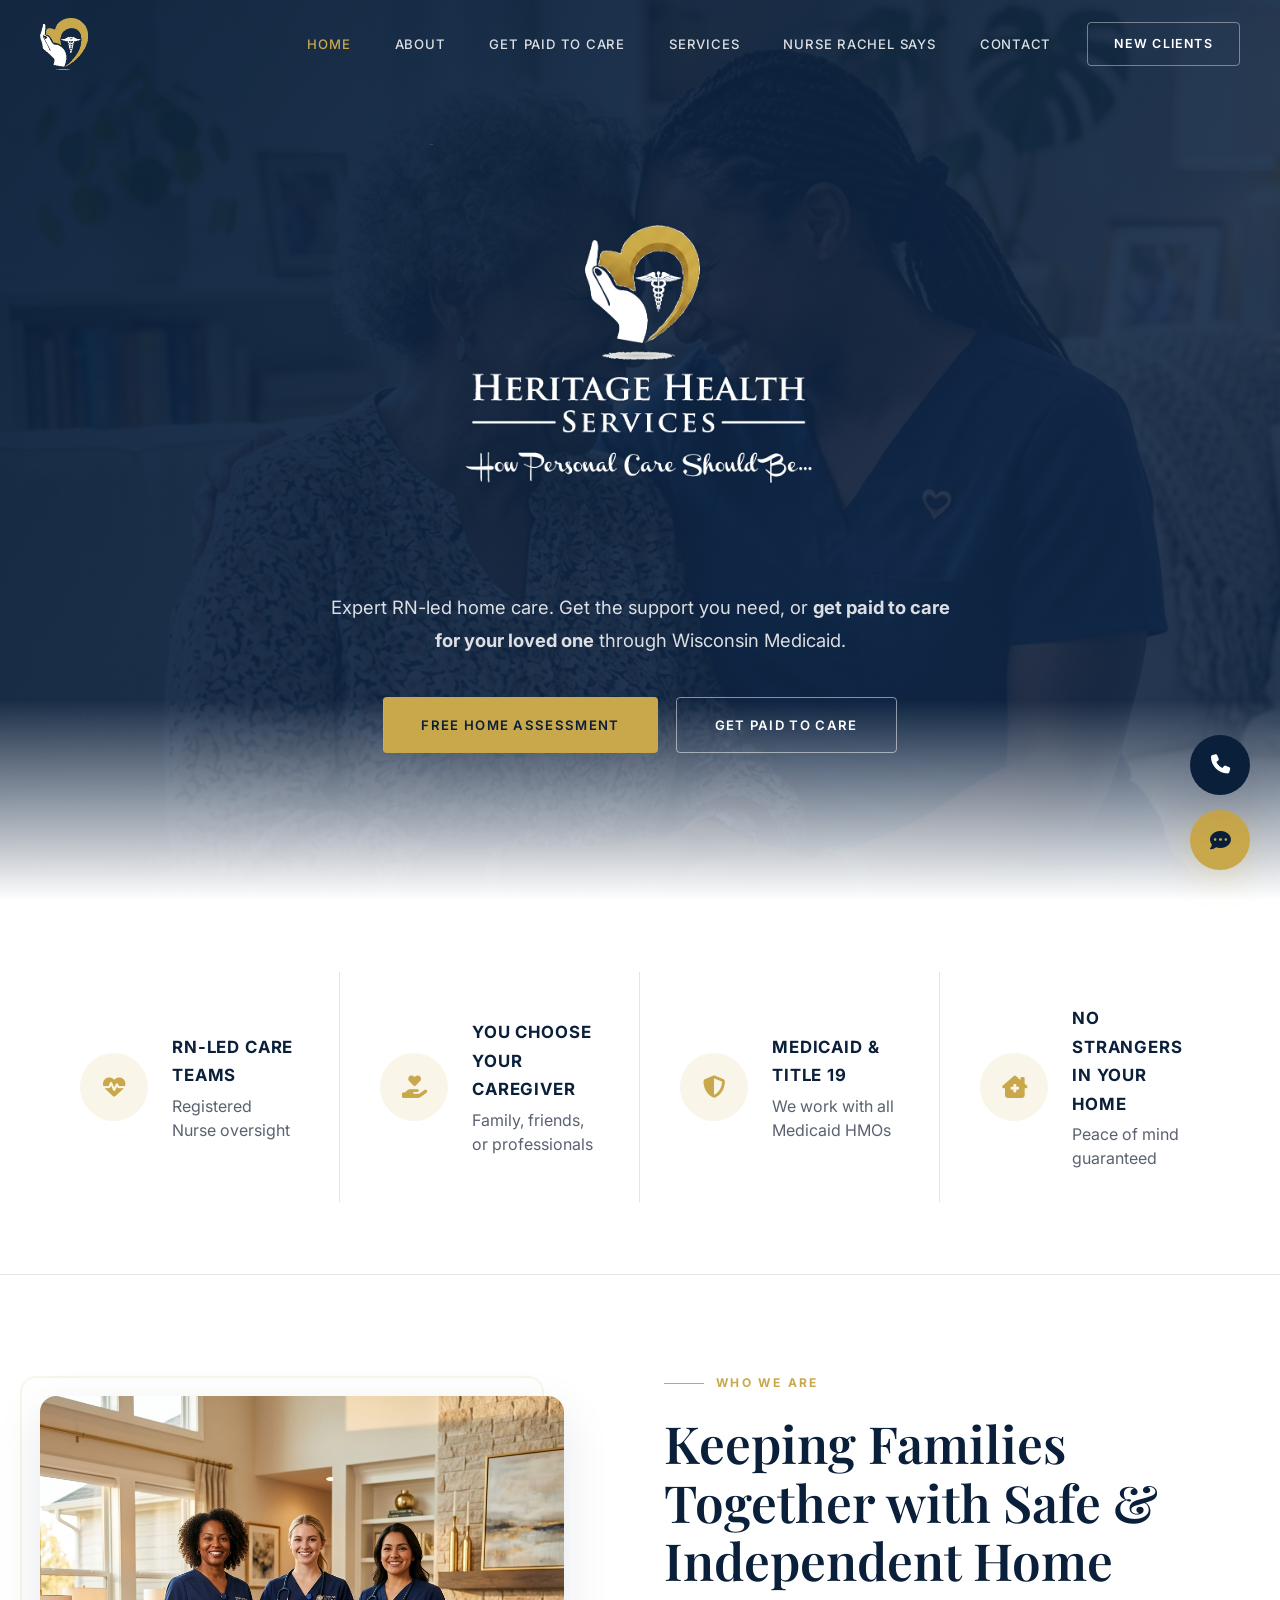
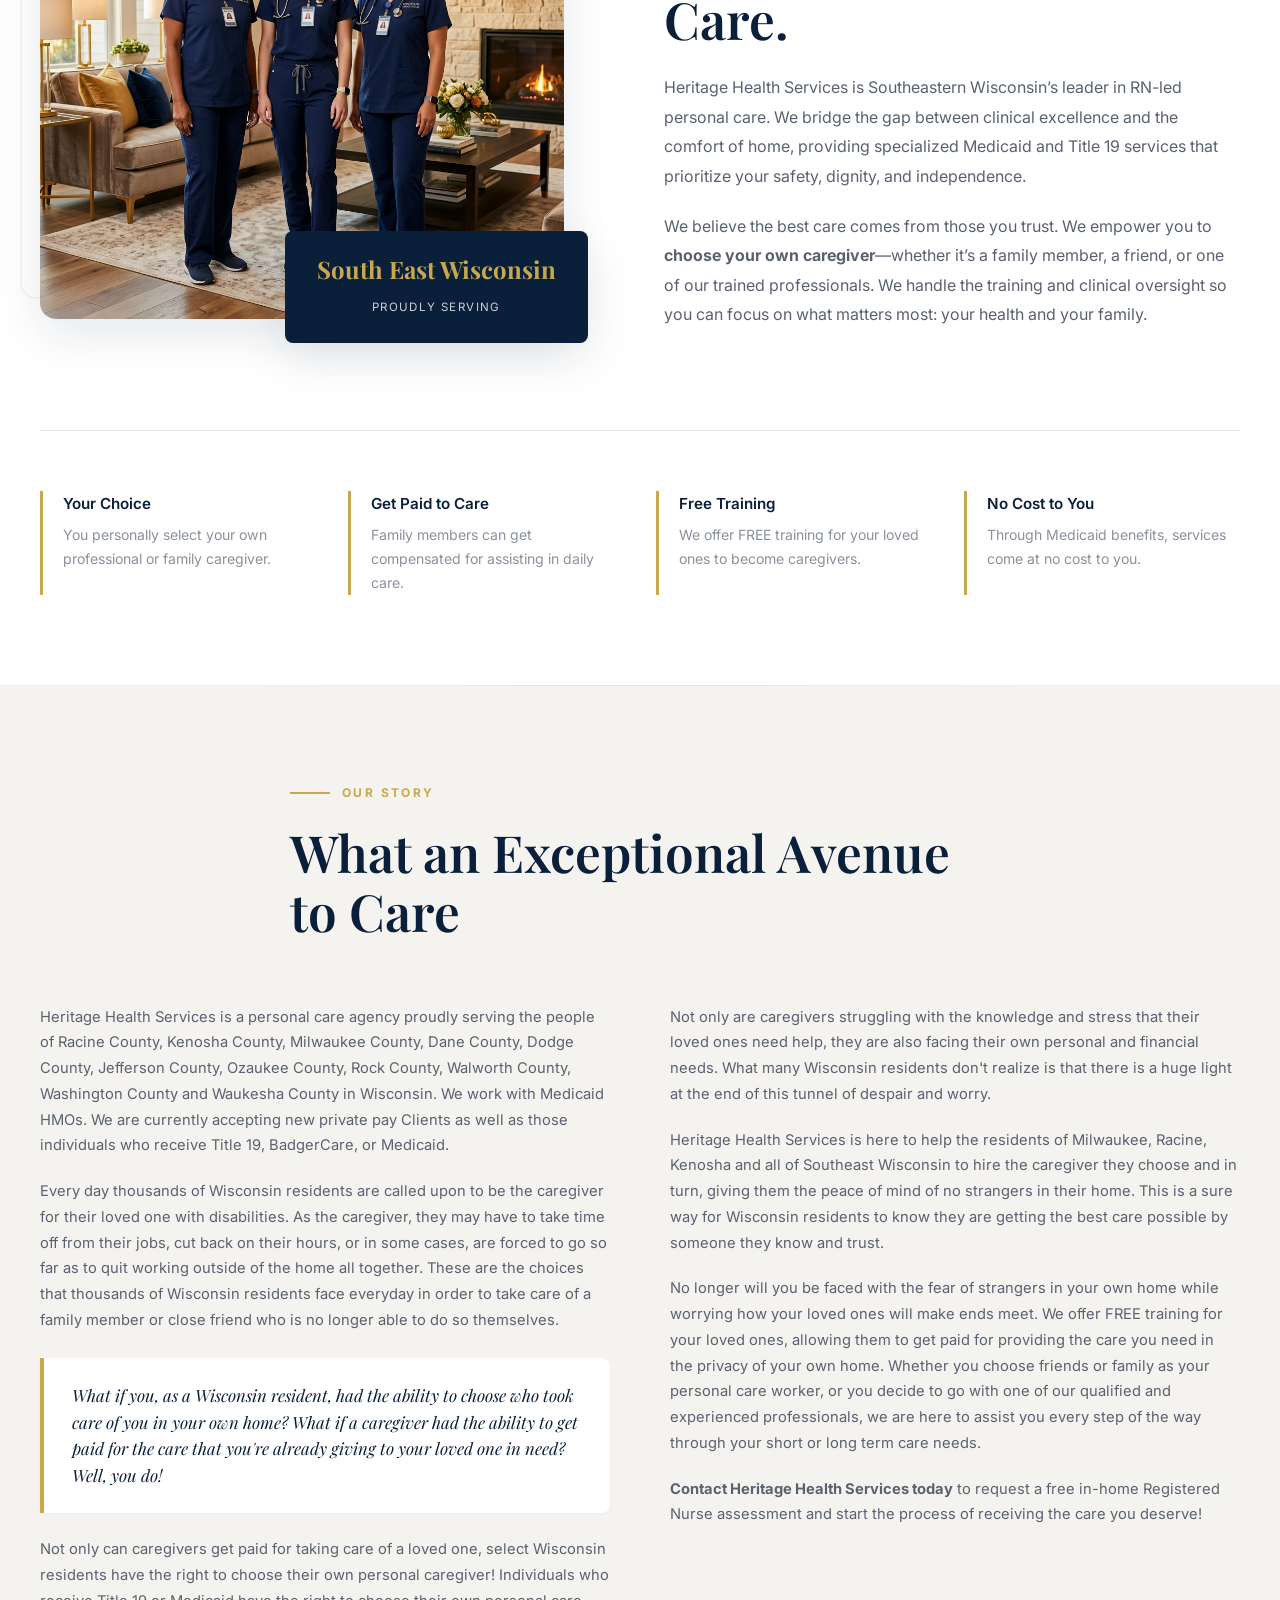
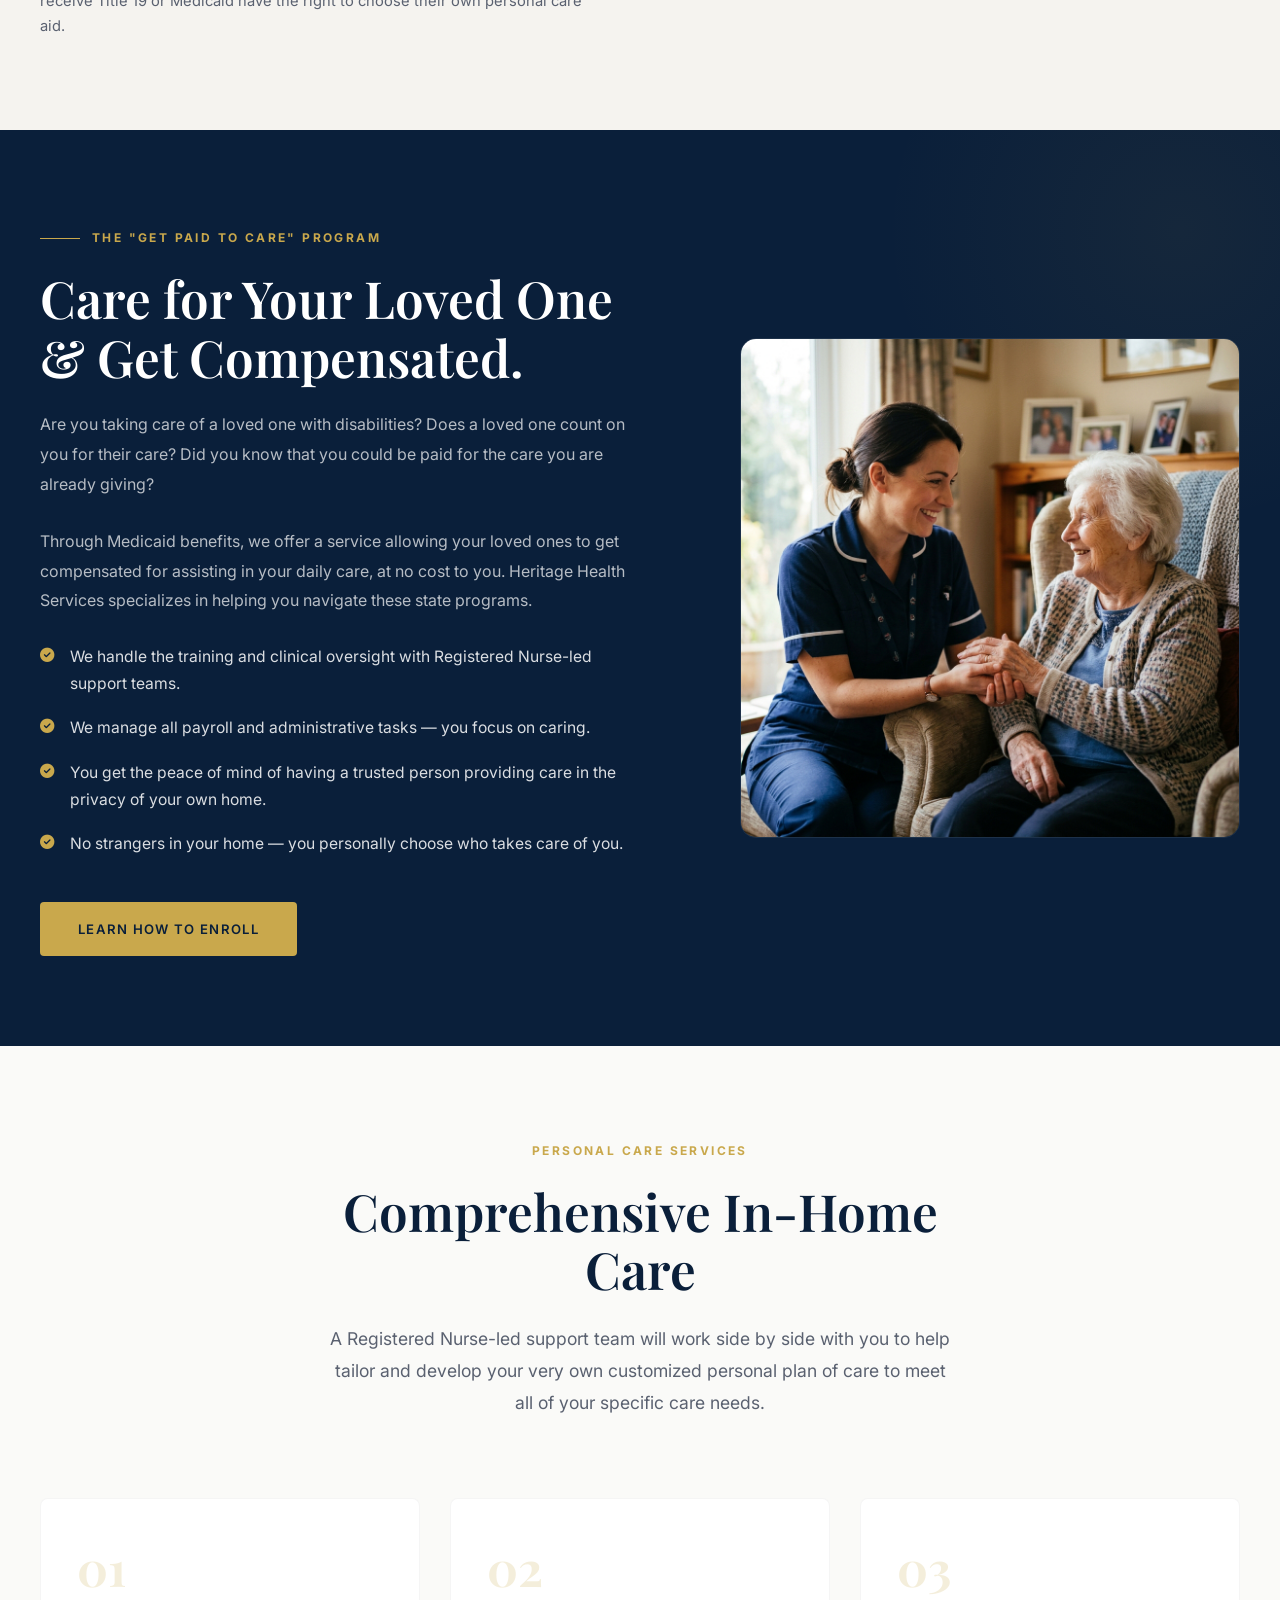
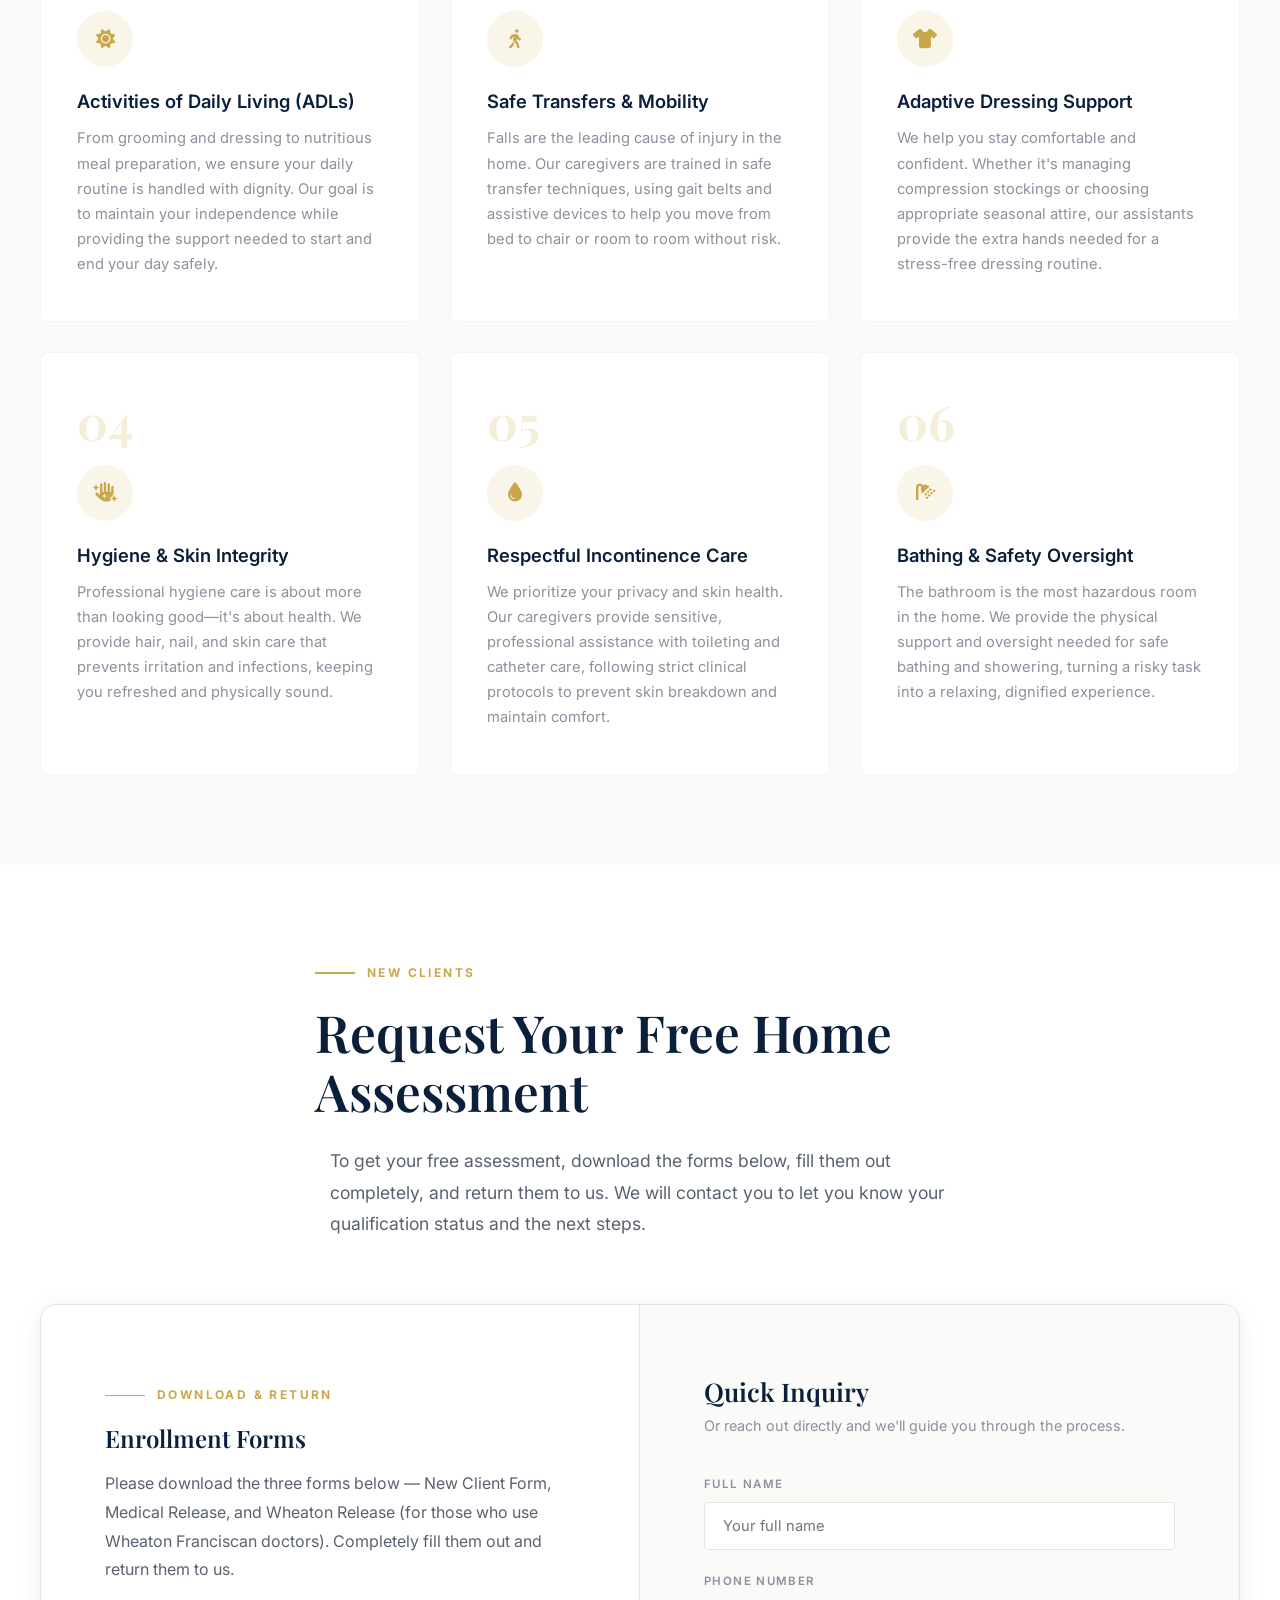
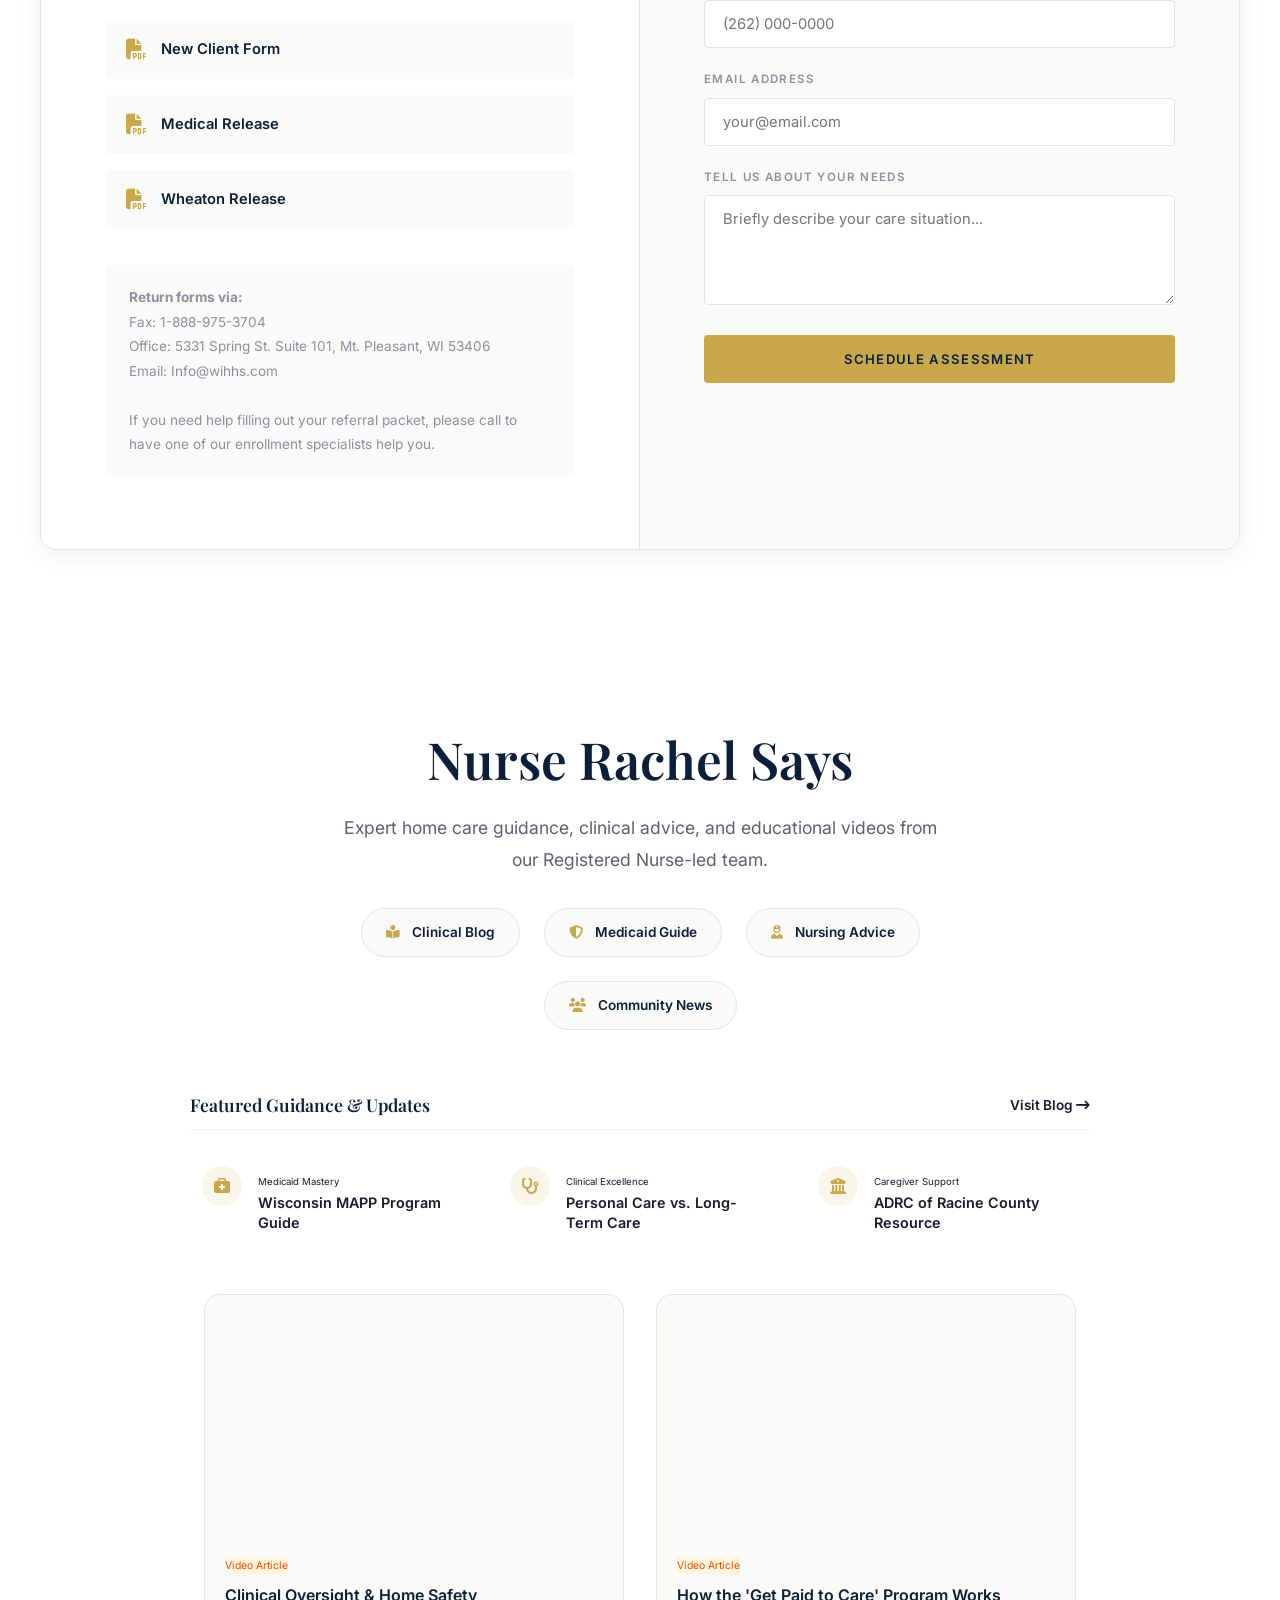
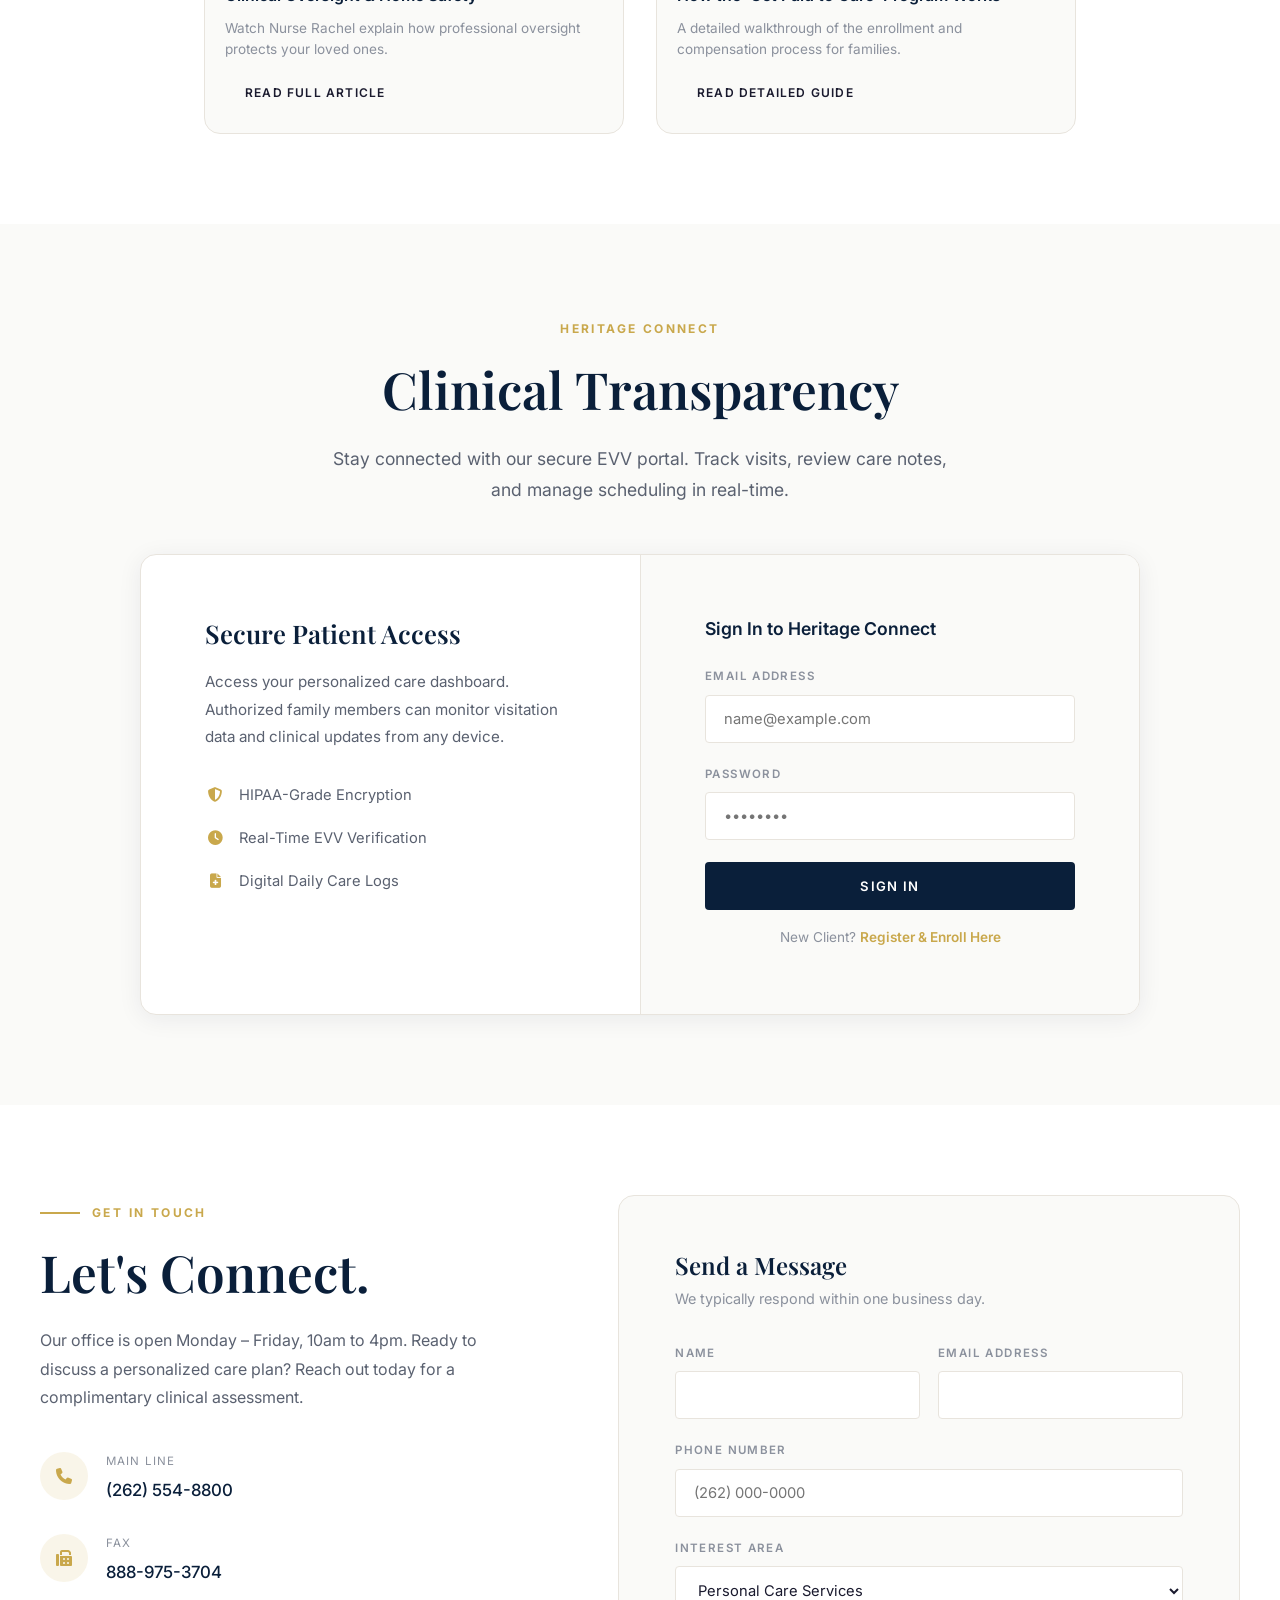
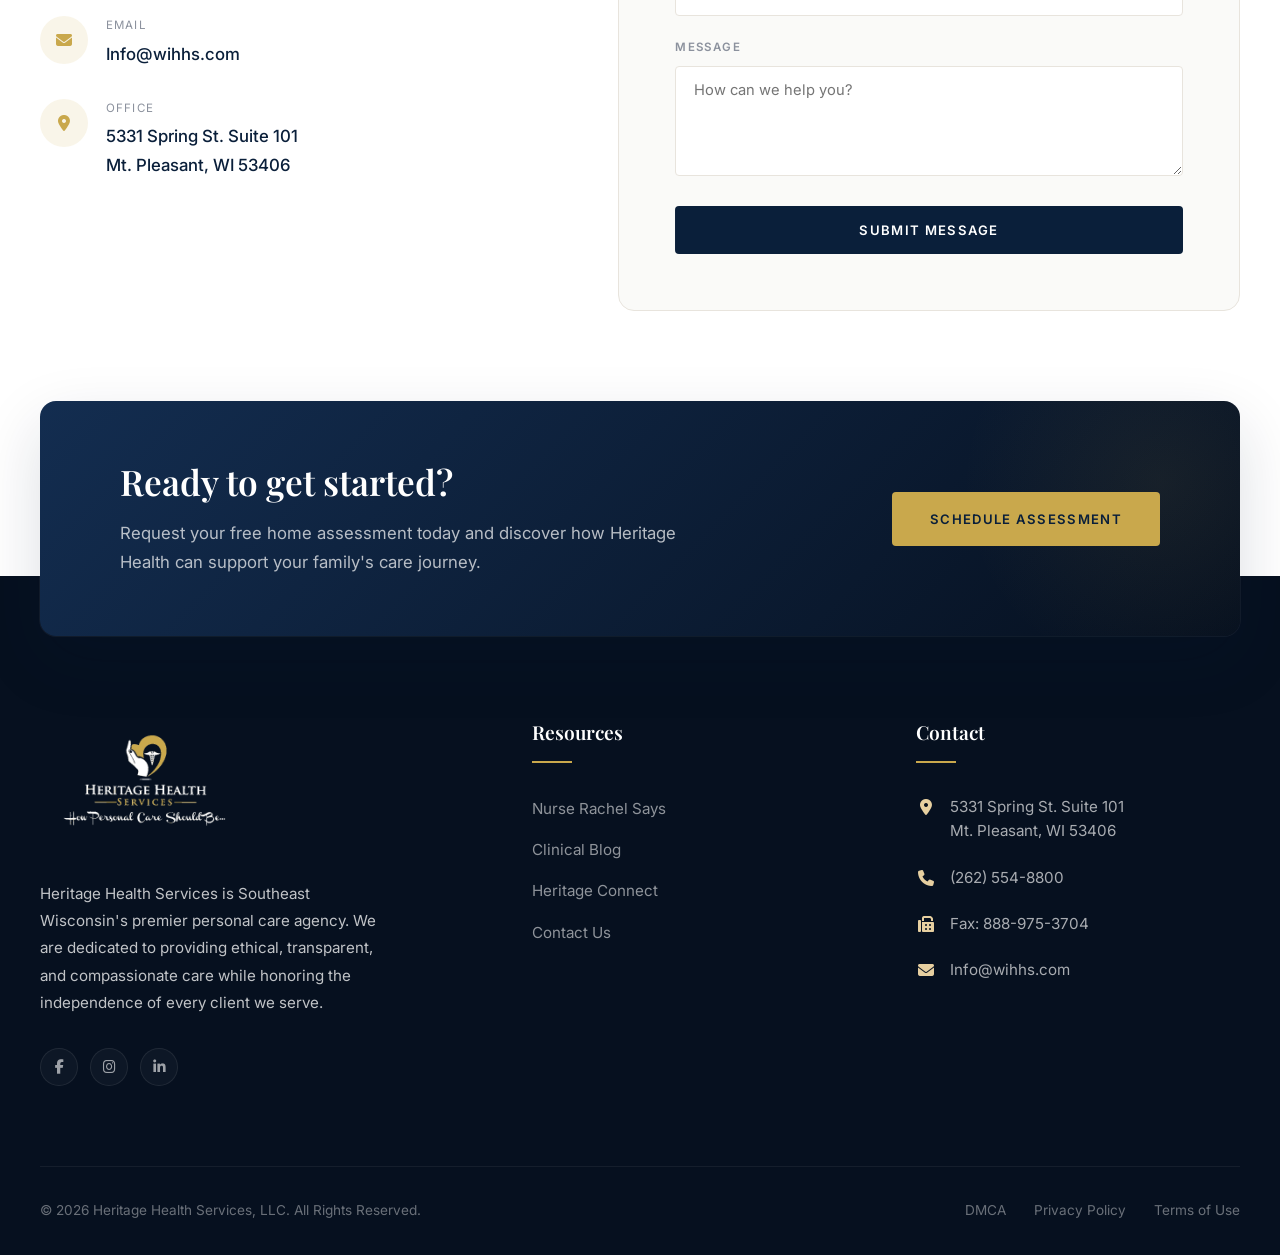
<file: index.html>
<!DOCTYPE html>
<html lang="en">
<head>
    <meta charset="UTF-8">
    <meta name="viewport" content="width=device-width, initial-scale=1.0">
    <title>Heritage Health Services | Top-Rated Personal Care Agency SE Wisconsin</title>
    <meta name="description" content="Professional RN-led home care in Milwaukee, Racine, &amp; Kenosha. Get paid to care for your family members through Wisconsin Medicaid Title 19. No strangers, just trusted care.">
    <link rel="stylesheet" href="style.css">
    <link rel="stylesheet" href="https://cdnjs.cloudflare.com/ajax/libs/font-awesome/6.5.1/css/all.min.css">
    <link rel="icon" href="logo-header-dark.png" type="image/png">
</head>
<body>

    <!-- ═══════════ HEADER ═══════════ -->
    <header class="site-header" id="siteHeader">
        <div class="container header-inner">
            <a href="#home" class="logo">
                <img src="logo-header-light.png" alt="Heritage Health Services" class="logo-img-header logo-light">
                <img src="logo-header-dark.png" alt="Heritage Health Services" class="logo-img-header logo-dark">
            </a>
            <nav class="nav-menu" id="navMenu">
                <a href="#home" class="nav-link active">Home</a>
                <a href="#about" class="nav-link">About</a>
                <a href="#paid-to-care" class="nav-link">Get Paid to Care</a>
                <a href="#services" class="nav-link">Services</a>
                <a href="#media" class="nav-link">Nurse Rachel Says</a>
                <a href="#contact" class="nav-link">Contact</a>
            <a href="/signup" class="nav-cta">New Clients</a>
                <button class="nav-close" id="navClose" aria-label="Close menu">
                    <i class="fa-solid fa-xmark"></i>
                </button>
            </nav>
            <button class="nav-toggle" id="navToggle" aria-label="Open menu">
                <i class="fa-solid fa-bars"></i>
            </button>
        </div>
    </header>

    <!-- ═══════════ HERO ═══════════ -->
    <section id="home" class="hero">
        <div class="hero-bg-container">
            <div class="hero-bg-slide active" style="background-image: url('hero-bg-1.png')"></div>
            <div class="hero-bg-slide" style="background-image: url('hero-bg-2.jpg')"></div>
            <div class="hero-bg-slide" style="background-image: url('hero-bg-3.png')"></div>
            <div class="hero-bg-slide" style="background-image: url('hero-bg-4.jpg')"></div>
        </div>
        <div class="hero-overlay"></div>
        <div class="hero-fade"></div>
        <div class="container">
            <div class="hero-content">
                <img src="hero-logo-refined.png" alt="Heritage Health Services — Professional Home Care in South East Wisconsin" class="hero-logo">
                <p class="hero-desc">Expert RN-led home care. Get the support you need, or <strong>get paid to care for your loved one</strong> through Wisconsin Medicaid.</p>
                <div class="hero-actions">
                    <a href="/signup" class="btn btn-primary">Free Home Assessment</a>
                    <a href="#paid-to-care" class="btn btn-outline-light">Get Paid to Care</a>
                </div>
            </div>
        </div>
    </section>

    <!-- ═══════════ TRUST BAR ═══════════ -->
    <section class="trust-bar">
        <div class="container">
            <div class="trust-items">
                <div class="trust-item reveal">
                    <div class="trust-icon"><i class="fa-solid fa-heart-pulse"></i></div>
                    <div class="trust-text">
                        <h6>RN-Led Care Teams</h6>
                        <p>Registered Nurse oversight</p>
                    </div>
                </div>
                <div class="trust-item reveal reveal-delay-1">
                    <div class="trust-icon"><i class="fa-solid fa-hand-holding-heart"></i></div>
                    <div class="trust-text">
                        <h6>You Choose Your Caregiver</h6>
                        <p>Family, friends, or professionals</p>
                    </div>
                </div>
                <div class="trust-item reveal reveal-delay-2">
                    <div class="trust-icon"><i class="fa-solid fa-shield-halved"></i></div>
                    <div class="trust-text">
                        <h6>Medicaid &amp; Title 19</h6>
                        <p>We work with all Medicaid HMOs</p>
                    </div>
                </div>
                <div class="trust-item reveal reveal-delay-3">
                    <div class="trust-icon"><i class="fa-solid fa-house-chimney-medical"></i></div>
                    <div class="trust-text">
                        <h6>No Strangers in Your Home</h6>
                        <p>Peace of mind guaranteed</p>
                    </div>
                </div>
            </div>
        </div>
    </section>

    <!-- ═══════════ ABOUT ═══════════ -->
    <section id="about" class="about-section section-padding">
        <div class="container">
            <div class="about-grid">
                <div class="about-image-wrap reveal">
                    <div class="about-image-accent"></div>
                    <img src="team-photo.png" alt="Heritage Health professional nursing team" class="about-image">
                    <div class="about-badge">
                        <span class="badge-number" style="font-size: 1.5rem; line-height: 1.2; margin-bottom: 8px;">South East Wisconsin</span>
                        <span class="badge-text">Proudly Serving</span>
                    </div>
                </div>
                <div class="about-text reveal reveal-delay-2">
                    <span class="section-label">Who We Are</span>
                    <h2 class="section-title">Keeping Families Together with Safe &amp; Independent Home Care.</h2>
                    <p>Heritage Health Services is Southeastern Wisconsin’s leader in RN-led personal care. We bridge the gap between clinical excellence and the comfort of home, providing specialized Medicaid and Title 19 services that prioritize your safety, dignity, and independence.</p>
                    <p>We believe the best care comes from those you trust. We empower you to <strong>choose your own caregiver</strong>—whether it’s a family member, a friend, or one of our trained professionals. We handle the training and clinical oversight so you can focus on what matters most: your health and your family.</p>
                </div>
            </div>
            <div class="about-features reveal reveal-delay-3">
                <div class="about-feature">
                    <h5>Your Choice</h5>
                    <p>You personally select your own professional or family caregiver.</p>
                </div>
                <div class="about-feature">
                    <h5>Get Paid to Care</h5>
                    <p>Family members can get compensated for assisting in daily care.</p>
                </div>
                <div class="about-feature">
                    <h5>Free Training</h5>
                    <p>We offer FREE training for your loved ones to become caregivers.</p>
                </div>
                <div class="about-feature">
                    <h5>No Cost to You</h5>
                    <p>Through Medicaid benefits, services come at no cost to you.</p>
                </div>
            </div>
        </div>
    </section>

    <!-- ═══════════ OUR STORY (Full Content) ═══════════ -->
    <section class="story-section section-padding">
        <div class="container">
            <div class="text-center" style="max-width: 700px; margin: 0 auto 64px;">
                <span class="section-label" style="justify-content: center;">Our Story</span>
                <h2 class="section-title">What an Exceptional Avenue to Care</h2>
            </div>
            <div class="story-grid">
                <div class="story-col reveal">
                    <p>Heritage Health Services is a personal care agency proudly serving the people of Racine County, Kenosha County, Milwaukee County, Dane County, Dodge County, Jefferson County, Ozaukee County, Rock County, Walworth County, Washington County and Waukesha County in Wisconsin. We work with Medicaid HMOs. We are currently accepting new private pay Clients as well as those individuals who receive Title 19, BadgerCare, or Medicaid.</p>
                    <p>Every day thousands of Wisconsin residents are called upon to be the caregiver for their loved one with disabilities. As the caregiver, they may have to take time off from their jobs, cut back on their hours, or in some cases, are forced to go so far as to quit working outside of the home all together. These are the choices that thousands of Wisconsin residents face everyday in order to take care of a family member or close friend who is no longer able to do so themselves.</p>
                    <div class="story-highlight">
                        <p>What if you, as a Wisconsin resident, had the ability to choose who took care of you in your own home? What if a caregiver had the ability to get paid for the care that you're already giving to your loved one in need? Well, you do!</p>
                    </div>
                    <p>Not only can caregivers get paid for taking care of a loved one, select Wisconsin residents have the right to choose their own personal caregiver! Individuals who receive Title 19 or Medicaid have the right to choose their own personal care aid.</p>
                </div>
                <div class="story-col reveal reveal-delay-2">
                    <p>Not only are caregivers struggling with the knowledge and stress that their loved ones need help, they are also facing their own personal and financial needs. What many Wisconsin residents don't realize is that there is a huge light at the end of this tunnel of despair and worry.</p>
                    <p>Heritage Health Services is here to help the residents of Milwaukee, Racine, Kenosha and all of Southeast Wisconsin to hire the caregiver they choose and in turn, giving them the peace of mind of no strangers in their home. This is a sure way for Wisconsin residents to know they are getting the best care possible by someone they know and trust.</p>
                    <p>No longer will you be faced with the fear of strangers in your own home while worrying how your loved ones will make ends meet. We offer FREE training for your loved ones, allowing them to get paid for providing the care you need in the privacy of your own home. Whether you choose friends or family as your personal care worker, or you decide to go with one of our qualified and experienced professionals, we are here to assist you every step of the way through your short or long term care needs.</p>
                    <p><strong>Contact Heritage Health Services today</strong> to request a free in-home Registered Nurse assessment and start the process of receiving the care you deserve!</p>
                </div>
            </div>
        </div>
    </section>

    <!-- ═══════════ GET PAID TO CARE ═══════════ -->
    <section id="paid-to-care" class="cta-section section-padding">
        <div class="container">
            <div class="cta-grid">
                <div class="cta-content reveal">
                    <span class="section-label">The "Get Paid to Care" Program</span>
                    <h2 class="section-title">Care for Your Loved One &amp; Get Compensated.</h2>
                    <p>Are you taking care of a loved one with disabilities? Does a loved one count on you for their care? Did you know that you could be paid for the care you are already giving?</p>
                    <p>Through Medicaid benefits, we offer a service allowing your loved ones to get compensated for assisting in your daily care, at no cost to you. Heritage Health Services specializes in helping you navigate these state programs.</p>
                    <div class="cta-checks">
                        <div class="cta-check">
                            <i class="fa-solid fa-circle-check"></i>
                            <span>We handle the training and clinical oversight with Registered Nurse-led support teams.</span>
                        </div>
                        <div class="cta-check">
                            <i class="fa-solid fa-circle-check"></i>
                            <span>We manage all payroll and administrative tasks — you focus on caring.</span>
                        </div>
                        <div class="cta-check">
                            <i class="fa-solid fa-circle-check"></i>
                            <span>You get the peace of mind of having a trusted person providing care in the privacy of your own home.</span>
                        </div>
                        <div class="cta-check">
                            <i class="fa-solid fa-circle-check"></i>
                            <span>No strangers in your home — you personally choose who takes care of you.</span>
                        </div>
                    </div>
                    <a href="#assessment" class="btn btn-primary">Learn How to Enroll</a>
                </div>
                <div class="cta-image reveal reveal-delay-2">
                    <img src="blog_dementia_care_1776921660891.png" alt="Family caregiver assisting loved one at home">
                </div>
            </div>
        </div>
    </section>

    <!-- ═══════════ SERVICES ═══════════ -->
    <section id="services" class="services-section section-padding">
        <div class="container">
            <div class="services-header">
                <span class="section-label">Personal Care Services</span>
                <h2 class="section-title">Comprehensive In-Home Care</h2>
                <p class="section-subtitle" style="margin: 0 auto;">A Registered Nurse-led support team will work side by side with you to help tailor and develop your very own customized personal plan of care to meet all of your specific care needs.</p>
            </div>

            <div class="services-grid">
                <div class="service-card reveal">
                    <span class="service-number">01</span>
                    <div class="service-icon"><i class="fa-solid fa-sun"></i></div>
                    <h3>Activities of Daily Living (ADLs)</h3>
                    <p>From grooming and dressing to nutritious meal preparation, we ensure your daily routine is handled with dignity. Our goal is to maintain your independence while providing the support needed to start and end your day safely.</p>
                </div>
                <div class="service-card reveal reveal-delay-1">
                    <span class="service-number">02</span>
                    <div class="service-icon"><i class="fa-solid fa-person-walking"></i></div>
                    <h3>Safe Transfers &amp; Mobility</h3>
                    <p>Falls are the leading cause of injury in the home. Our caregivers are trained in safe transfer techniques, using gait belts and assistive devices to help you move from bed to chair or room to room without risk.</p>
                </div>
                <div class="service-card reveal reveal-delay-2">
                    <span class="service-number">03</span>
                    <div class="service-icon"><i class="fa-solid fa-shirt"></i></div>
                    <h3>Adaptive Dressing Support</h3>
                    <p>We help you stay comfortable and confident. Whether it's managing compression stockings or choosing appropriate seasonal attire, our assistants provide the extra hands needed for a stress-free dressing routine.</p>
                </div>
                <div class="service-card reveal reveal-delay-3">
                    <span class="service-number">04</span>
                    <div class="service-icon"><i class="fa-solid fa-hand-sparkles"></i></div>
                    <h3>Hygiene &amp; Skin Integrity</h3>
                    <p>Professional hygiene care is about more than looking good—it's about health. We provide hair, nail, and skin care that prevents irritation and infections, keeping you refreshed and physically sound.</p>
                </div>
                <div class="service-card reveal reveal-delay-4">
                    <span class="service-number">05</span>
                    <div class="service-icon"><i class="fa-solid fa-droplet"></i></div>
                    <h3>Respectful Incontinence Care</h3>
                    <p>We prioritize your privacy and skin health. Our caregivers provide sensitive, professional assistance with toileting and catheter care, following strict clinical protocols to prevent skin breakdown and maintain comfort.</p>
                </div>
                <div class="service-card reveal reveal-delay-5">
                    <span class="service-number">06</span>
                    <div class="service-icon"><i class="fa-solid fa-shower"></i></div>
                    <h3>Bathing &amp; Safety Oversight</h3>
                    <p>The bathroom is the most hazardous room in the home. We provide the physical support and oversight needed for safe bathing and showering, turning a risky task into a relaxing, dignified experience.</p>
                </div>
            </div>
        </div>
    </section>

    <!-- ═══════════ NEW CLIENTS / ASSESSMENT ═══════════ -->
    <section id="assessment" class="assessment-section section-padding">
        <div class="container">
            <div class="text-center" style="max-width: 650px; margin: 0 auto 64px;">
                <span class="section-label" style="justify-content: center;">New Clients</span>
                <h2 class="section-title">Request Your Free Home Assessment</h2>
                <p class="section-subtitle" style="margin: 0 auto;">To get your free assessment, download the forms below, fill them out completely, and return them to us. We will contact you to let you know your qualification status and the next steps.</p>
            </div>
            <div class="assessment-card reveal">
                <div class="assessment-inner">
                    <div class="assessment-info">
                        <span class="section-label">Download &amp; Return</span>
                        <h3 style="font-family: 'Playfair Display', serif; font-size: 1.5rem; margin-bottom: 16px;">Enrollment Forms</h3>
                        <p>Please download the three forms below — New Client Form, Medical Release, and Wheaton Release (for those who use Wheaton Franciscan doctors). Completely fill them out and return them to us.</p>
                        <div class="form-downloads">
                            <a href="https://wihhs.com/wp-content/uploads/2017/03/New-Client-Referral2017.pdf" target="_blank" class="form-download-link">
                                <i class="fa-solid fa-file-pdf"></i>
                                <span>New Client Form</span>
                            </a>
                            <a href="https://wihhs.com/wp-content/uploads/2017/03/Medical-Release2017.pdf" target="_blank" class="form-download-link">
                                <i class="fa-solid fa-file-pdf"></i>
                                <span>Medical Release</span>
                            </a>
                            <a href="https://wihhs.com/wp-content/uploads/2017/03/Medical-Rec-Release-Wheaton.pdf" target="_blank" class="form-download-link">
                                <i class="fa-solid fa-file-pdf"></i>
                                <span>Wheaton Release</span>
                            </a>
                        </div>
                        <div class="assessment-return-info">
                            <strong>Return forms via:</strong><br>
                            Fax: 1-888-975-3704<br>
                            Office: 5331 Spring St. Suite 101, Mt. Pleasant, WI 53406<br>
                            Email: Info@wihhs.com<br><br>
                            If you need help filling out your referral packet, please call to have one of our enrollment specialists help you.
                        </div>
                    </div>
                    <div class="assessment-form-wrap">
                        <h3>Quick Inquiry</h3>
                        <p class="form-subtitle">Or reach out directly and we'll guide you through the process.</p>
                        <form id="assessmentForm">
                            <div class="form-group">
                                <label class="form-label">Full Name</label>
                                <input type="text" class="form-input" placeholder="Your full name" required autocomplete="name">
                            </div>
                            <div class="form-group">
                                <label class="form-label">Phone Number</label>
                                <input type="tel" class="form-input" placeholder="(262) 000-0000" required autocomplete="tel">
                            </div>
                            <div class="form-group">
                                <label class="form-label">Email Address</label>
                                <input type="email" class="form-input" placeholder="your@email.com" autocomplete="email">
                            </div>
                            <div class="form-group">
                                <label class="form-label">Tell Us About Your Needs</label>
                                <textarea class="form-textarea" placeholder="Briefly describe your care situation..."></textarea>
                            </div>
                            <button type="submit" class="btn btn-primary" style="width: 100%;">Schedule Assessment</button>
                        </form>
                    </div>
                </div>
            </div>
        </div>
    </section>

    <!-- ═══════════ VIDEOS ═══════════ -->
    <section id="media" class="media-section section-padding">
        <div class="container">
            <div class="media-header">
                <h2 class="section-title">Nurse Rachel Says</h2>
                <p class="section-subtitle" style="margin: 0 auto;">Expert home care guidance, clinical advice, and educational videos from our Registered Nurse-led team.</p>
                
                <div class="blog-hub-links" style="margin-top: 32px; display: flex; gap: 24px; justify-content: center; flex-wrap: wrap;">
                    <a href="blog.html" class="blog-hub-link"><i class="fa-solid fa-book-open-reader"></i> Clinical Blog</a>
                    <a href="blog.html?cat=medicaid" class="blog-hub-link"><i class="fa-solid fa-shield-halved"></i> Medicaid Guide</a>
                    <a href="blog.html?cat=advice" class="blog-hub-link"><i class="fa-solid fa-user-nurse"></i> Nursing Advice</a>
                    <a href="blog.html?cat=community" class="blog-hub-link"><i class="fa-solid fa-users"></i> Community News</a>
                </div>
            </div>
            <!-- Compact Blog Preview (Featured Content) -->
            <div class="blog-preview-compact reveal" style="max-width: 900px; margin: 0 auto 48px;">
                <div style="display: flex; align-items: center; justify-content: space-between; border-bottom: 1px solid rgba(0,0,0,0.05); padding-bottom: 12px; margin-bottom: 24px;">
                    <h3 style="font-size: 1.1rem; margin-bottom: 0;">Featured Guidance & Updates</h3>
                    <a href="blog.html" style="font-size: 0.85rem; font-weight: 600; color: var(--primary-navy);">Visit Blog <i class="fa-solid fa-arrow-right-long"></i></a>
                </div>
                <div class="compact-links-grid" style="display: grid; grid-template-columns: repeat(auto-fit, minmax(280px, 1fr)); gap: 24px;">
                    <!-- MAPP Program Link -->
                    <a href="blog.html" class="compact-blog-link" style="display: flex; gap: 16px; text-decoration: none; color: inherit; padding: 12px; border-radius: 8px; transition: background 0.3s;" onmouseover="this.style.background='#f8f9fa'" onmouseout="this.style.background='transparent'">
                        <div style="width: 40px; height: 40px; background: var(--gold-muted); border-radius: 50%; display: flex; align-items: center; justify-content: center; color: var(--gold); flex-shrink: 0;">
                            <i class="fa-solid fa-briefcase-medical"></i>
                        </div>
                        <div>
                            <span class="category-tag" style="font-size: 0.6rem; margin-bottom: 4px;">Medicaid Mastery</span>
                            <h4 style="font-size: 0.9rem; line-height: 1.4; margin-bottom: 0; color: var(--primary-navy);">Wisconsin MAPP Program Guide</h4>
                        </div>
                    </a>
                    <!-- Guide Link -->
                    <a href="blog.html" class="compact-blog-link" style="display: flex; gap: 16px; text-decoration: none; color: inherit; padding: 12px; border-radius: 8px; transition: background 0.3s;" onmouseover="this.style.background='#f8f9fa'" onmouseout="this.style.background='transparent'">
                        <div style="width: 40px; height: 40px; background: var(--gold-muted); border-radius: 50%; display: flex; align-items: center; justify-content: center; color: var(--gold); flex-shrink: 0;">
                            <i class="fa-solid fa-stethoscope"></i>
                        </div>
                        <div>
                            <span class="category-tag" style="font-size: 0.6rem; margin-bottom: 4px;">Clinical Excellence</span>
                            <h4 style="font-size: 0.9rem; line-height: 1.4; margin-bottom: 0; color: var(--primary-navy);">Personal Care vs. Long-Term Care</h4>
                        </div>
                    </a>
                    <!-- ADRC Link -->
                    <a href="blog.html" class="compact-blog-link" style="display: flex; gap: 16px; text-decoration: none; color: inherit; padding: 12px; border-radius: 8px; transition: background 0.3s;" onmouseover="this.style.background='#f8f9fa'" onmouseout="this.style.background='transparent'">
                        <div style="width: 40px; height: 40px; background: var(--gold-muted); border-radius: 50%; display: flex; align-items: center; justify-content: center; color: var(--gold); flex-shrink: 0;">
                            <i class="fa-solid fa-building-columns"></i>
                        </div>
                        <div>
                            <span class="category-tag" style="font-size: 0.6rem; margin-bottom: 4px;">Caregiver Support</span>
                            <h4 style="font-size: 0.9rem; line-height: 1.4; margin-bottom: 0; color: var(--primary-navy);">ADRC of Racine County Resource</h4>
                        </div>
                    </a>
                </div>
            </div>

            <!-- Videos Section (Linked to Blog Articles) -->
            <div class="video-grid" style="margin-top: 48px; display: grid; grid-template-columns: repeat(auto-fit, minmax(300px, 420px)); gap: 32px; justify-content: center;">
                <div class="video-card reveal">
                    <div class="video-wrapper">
                        <iframe src="https://www.youtube.com/embed/sr7sHMnQggI" allowfullscreen title="Nurse Rachel Says"></iframe>
                    </div>
                    <div class="video-info" style="padding: 20px;">
                        <span class="category-tag" style="font-size: 0.65rem; background: #fff3e0; color: #e65100; margin-bottom: 8px; display: inline-block;">Video Article</span>
                        <h4 style="font-size: 1rem;">Clinical Oversight & Home Safety</h4>
                        <p style="font-size: 0.85rem;">Watch Nurse Rachel explain how professional oversight protects your loved ones.</p>
                        <a href="blog.html" class="btn btn-outline-dark btn-sm" style="margin-top: 12px; font-size: 0.75rem; padding: 10px 20px;">Read Full Article</a>
                    </div>
                </div>
                <div class="video-card reveal reveal-delay-1">
                    <div class="video-wrapper">
                        <iframe src="https://www.youtube.com/embed/byjJlhY_HcI" allowfullscreen title="Get Paid to Care Overview"></iframe>
                    </div>
                    <div class="video-info" style="padding: 20px;">
                        <span class="category-tag" style="font-size: 0.65rem; background: #fff3e0; color: #e65100; margin-bottom: 8px; display: inline-block;">Video Article</span>
                        <h4 style="font-size: 1rem;">How the 'Get Paid to Care' Program Works</h4>
                        <p style="font-size: 0.85rem;">A detailed walkthrough of the enrollment and compensation process for families.</p>
                        <a href="blog.html" class="btn btn-outline-dark btn-sm" style="margin-top: 12px; font-size: 0.75rem; padding: 10px 20px;">Read Detailed Guide</a>
                    </div>
                </div>
            </div>
            
        </div>
    </section>

    <!-- ═══════════ HERITAGE CONNECT / PORTAL ═══════════ -->
    <section id="portal" class="portal-section section-padding">
        <div class="container">
            <div class="portal-header">
                <span class="section-label">Heritage Connect</span>
                <h2 class="section-title">Clinical Transparency</h2>
                <p class="section-subtitle" style="margin: 0 auto;">Stay connected with our secure EVV portal. Track visits, review care notes, and manage scheduling in real-time.</p>
            </div>
            <div class="portal-card reveal">
                <div class="portal-inner">
                    <div class="portal-info">
                        <h3>Secure Patient Access</h3>
                        <p>Access your personalized care dashboard. Authorized family members can monitor visitation data and clinical updates from any device.</p>
                        <div class="portal-features">
                            <div class="portal-feature">
                                <i class="fa-solid fa-shield-halved"></i>
                                <span>HIPAA-Grade Encryption</span>
                            </div>
                            <div class="portal-feature">
                                <i class="fa-solid fa-clock"></i>
                                <span>Real-Time EVV Verification</span>
                            </div>
                            <div class="portal-feature">
                                <i class="fa-solid fa-file-medical"></i>
                                <span>Digital Daily Care Logs</span>
                            </div>
                        </div>
                    </div>
                    <div class="portal-form-wrap">
                        <h3>Sign In to Heritage Connect</h3>
                        <form id="portalForm">
                            <div class="form-group">
                                <label class="form-label">Email Address</label>
                                <input type="email" class="form-input" placeholder="name@example.com" required autocomplete="email">
                            </div>
                            <div class="form-group">
                                <label class="form-label">Password</label>
                                <input type="password" class="form-input" placeholder="••••••••" required autocomplete="current-password">
                            </div>
                            <button type="submit" class="btn btn-dark" style="width: 100%; margin-bottom: 16px;">Sign In</button>
                            <p style="font-size: 0.85rem; text-align: center; color: var(--text-muted);">
                                New Client? <a href="/signup" style="color: var(--gold); font-weight: 600; text-decoration: none;">Register & Enroll Here</a>
                            </p>
                        </form>
                    </div>
                </div>
            </div>
        </div>
    </section>

    <!-- ═══════════ CONTACT ═══════════ -->
    <section id="contact" class="contact-section section-padding">
        <div class="container">
            <div class="contact-grid">
                <div class="reveal">
                    <span class="section-label">Get in Touch</span>
                    <h2 class="section-title">Let's Connect.</h2>
                    <p style="color: var(--text-secondary); max-width: 440px; line-height: 1.8;">Our office is open Monday – Friday, 10am to 4pm. Ready to discuss a personalized care plan? Reach out today for a complimentary clinical assessment.</p>
                    <div class="contact-info-items">
                        <div class="contact-item">
                            <div class="contact-item-icon"><i class="fa-solid fa-phone"></i></div>
                            <div>
                                <div class="contact-item-label">Main Line</div>
                                <div class="contact-item-value"><a href="tel:262-554-8800">(262) 554-8800</a></div>
                            </div>
                        </div>
                        <div class="contact-item">
                            <div class="contact-item-icon"><i class="fa-solid fa-fax"></i></div>
                            <div>
                                <div class="contact-item-label">Fax</div>
                                <div class="contact-item-value">888-975-3704</div>
                            </div>
                        </div>
                        <div class="contact-item">
                            <div class="contact-item-icon"><i class="fa-solid fa-envelope"></i></div>
                            <div>
                                <div class="contact-item-label">Email</div>
                                <div class="contact-item-value"><a href="mailto:Info@wihhs.com">Info@wihhs.com</a></div>
                            </div>
                        </div>
                        <div class="contact-item">
                            <div class="contact-item-icon"><i class="fa-solid fa-location-dot"></i></div>
                            <div>
                                <div class="contact-item-label">Office</div>
                                <div class="contact-item-value">5331 Spring St. Suite 101<br>Mt. Pleasant, WI 53406</div>
                            </div>
                        </div>
                    </div>
                </div>

                <div class="contact-form-card reveal reveal-delay-2">
                    <h3>Send a Message</h3>
                    <p class="form-subtitle">We typically respond within one business day.</p>
                    <form id="contactForm">
                        <div class="form-row" style="margin-bottom: 22px;">
                            <div class="form-group" style="margin-bottom: 0;">
                                <label class="form-label">Name</label>
                                <input type="text" class="form-input" required autocomplete="name">
                            </div>
                            <div class="form-group" style="margin-bottom: 0;">
                                <label class="form-label">Email Address</label>
                                <input type="email" class="form-input" required autocomplete="email">
                            </div>
                        </div>
                        <div class="form-group">
                            <label class="form-label">Phone Number</label>
                            <input type="tel" class="form-input" placeholder="(262) 000-0000" autocomplete="tel">
                        </div>
                        <div class="form-group">
                            <label class="form-label">Interest Area</label>
                            <select class="form-select">
                                <option>Personal Care Services</option>
                                <option>Get Paid to Care Program</option>
                                <option>New Client Enrollment</option>
                                <option>Portal &amp; Technical Support</option>
                                <option>General Inquiry</option>
                            </select>
                        </div>
                        <div class="form-group">
                            <label class="form-label">Message</label>
                            <textarea class="form-textarea" placeholder="How can we help you?" required></textarea>
                        </div>
                        <button type="submit" class="btn btn-dark" style="width: 100%;">Submit Message</button>
                    </form>
                </div>
            </div>
        </div>
    </section>

    <!-- ═══════════ PRE-FOOTER CTA ═══════════ -->
    <section class="pre-footer">
        <div class="container">
            <div class="cta-banner reveal">
                <div class="cta-banner-content">
                    <h2>Ready to get started?</h2>
                    <p>Request your free home assessment today and discover how Heritage Health can support your family's care journey.</p>
                </div>
                <a href="#assessment" class="btn btn-primary">Schedule Assessment</a>
            </div>
        </div>
    </section>

    <!-- ═══════════ FOOTER ═══════════ -->
    <footer class="site-footer">
        <div class="container">
            <div class="footer-grid">
                <div class="footer-brand">
                    <img src="logo-hero-white-gold.png" alt="Heritage Health Services" class="footer-logo-img">
                    <p>Heritage Health Services is Southeast Wisconsin's premier personal care agency. We are dedicated to providing ethical, transparent, and compassionate care while honoring the independence of every client we serve.</p>
                    <div class="footer-social">
                        <a href="#" class="social-link"><i class="fa-brands fa-facebook-f"></i></a>
                        <a href="#" class="social-link"><i class="fa-brands fa-instagram"></i></a>
                        <a href="#" class="social-link"><i class="fa-brands fa-linkedin-in"></i></a>
                    </div>
                </div>

                <div>
                    <h6 class="footer-heading">Resources</h6>
                    <ul class="footer-links">
                        <li><a href="blog.html">Nurse Rachel Says</a></li>
                        <li><a href="blog.html">Clinical Blog</a></li>
                        <li><a href="#portal">Heritage Connect</a></li>
                        <li><a href="#contact">Contact Us</a></li>
                    </ul>
                </div>
                <div>
                    <h6 class="footer-heading">Contact</h6>
                    <div class="footer-contact-item">
                        <i class="fa-solid fa-location-dot"></i>
                        <span>5331 Spring St. Suite 101<br>Mt. Pleasant, WI 53406</span>
                    </div>
                    <div class="footer-contact-item">
                        <i class="fa-solid fa-phone"></i>
                        <span><a href="tel:262-554-8800" style="color: inherit;">(262) 554-8800</a></span>
                    </div>
                    <div class="footer-contact-item">
                        <i class="fa-solid fa-fax"></i>
                        <span>Fax: 888-975-3704</span>
                    </div>
                    <div class="footer-contact-item">
                        <i class="fa-solid fa-envelope"></i>
                        <span><a href="mailto:Info@wihhs.com" style="color: inherit;">Info@wihhs.com</a></span>
                    </div>
                </div>
            </div>
            <div class="footer-bottom">
                <p>&copy; 2026 Heritage Health Services, LLC. All Rights Reserved.</p>
                <div class="footer-bottom-links">
                    <a href="legal.html#dmca">DMCA</a>
                    <a href="legal.html#privacy">Privacy Policy</a>
                    <a href="legal.html#terms">Terms of Use</a>
                </div>
            </div>
        </div>
    </footer>

    <!-- ═══════════ CHATBOT ═══════════ -->
    <div class="chatbot-bubble" id="chatBubble">
        <i class="fa-solid fa-comment-dots"></i>
    </div>

    <div class="chatbot-window" id="chatWindow">
        <div class="chatbot-header">
            <div class="chatbot-header-title">
                <div class="chatbot-header-dot"></div>
                <span>Heritage Support</span>
            </div>
            <button class="close-btn" id="closeChat"><i class="fa-solid fa-xmark"></i></button>
        </div>
        <div class="chatbot-messages" id="chatMessages">
            <div class="message bot">
                Welcome to Heritage Health Services. How may we assist you with your personal care needs or caregiver coordination today?
            </div>
        </div>
        <form class="chatbot-input" id="chatForm">
            <input type="text" id="chatInput" placeholder="Type your question..." autocomplete="off">
            <button type="submit"><i class="fa-solid fa-paper-plane"></i></button>
        </form>
    </div>

    <!-- ═══════════ CALL BUBBLE ═══════════ -->
    <a href="tel:262-554-8800" class="call-bubble" id="callBubble" aria-label="Call Heritage Health Services">
        <i class="fa-solid fa-phone"></i>
        <span class="call-text">Call (262) 554-8800</span>
    </a>

    <script type="module" src="./main.js"></script>
</body>
</html>
<!-- Build Trigger: Thu Apr 23 11:55:49 AM CDT 2026 -->
<!-- Deployment Refresh: 1776963955 -->
</file>
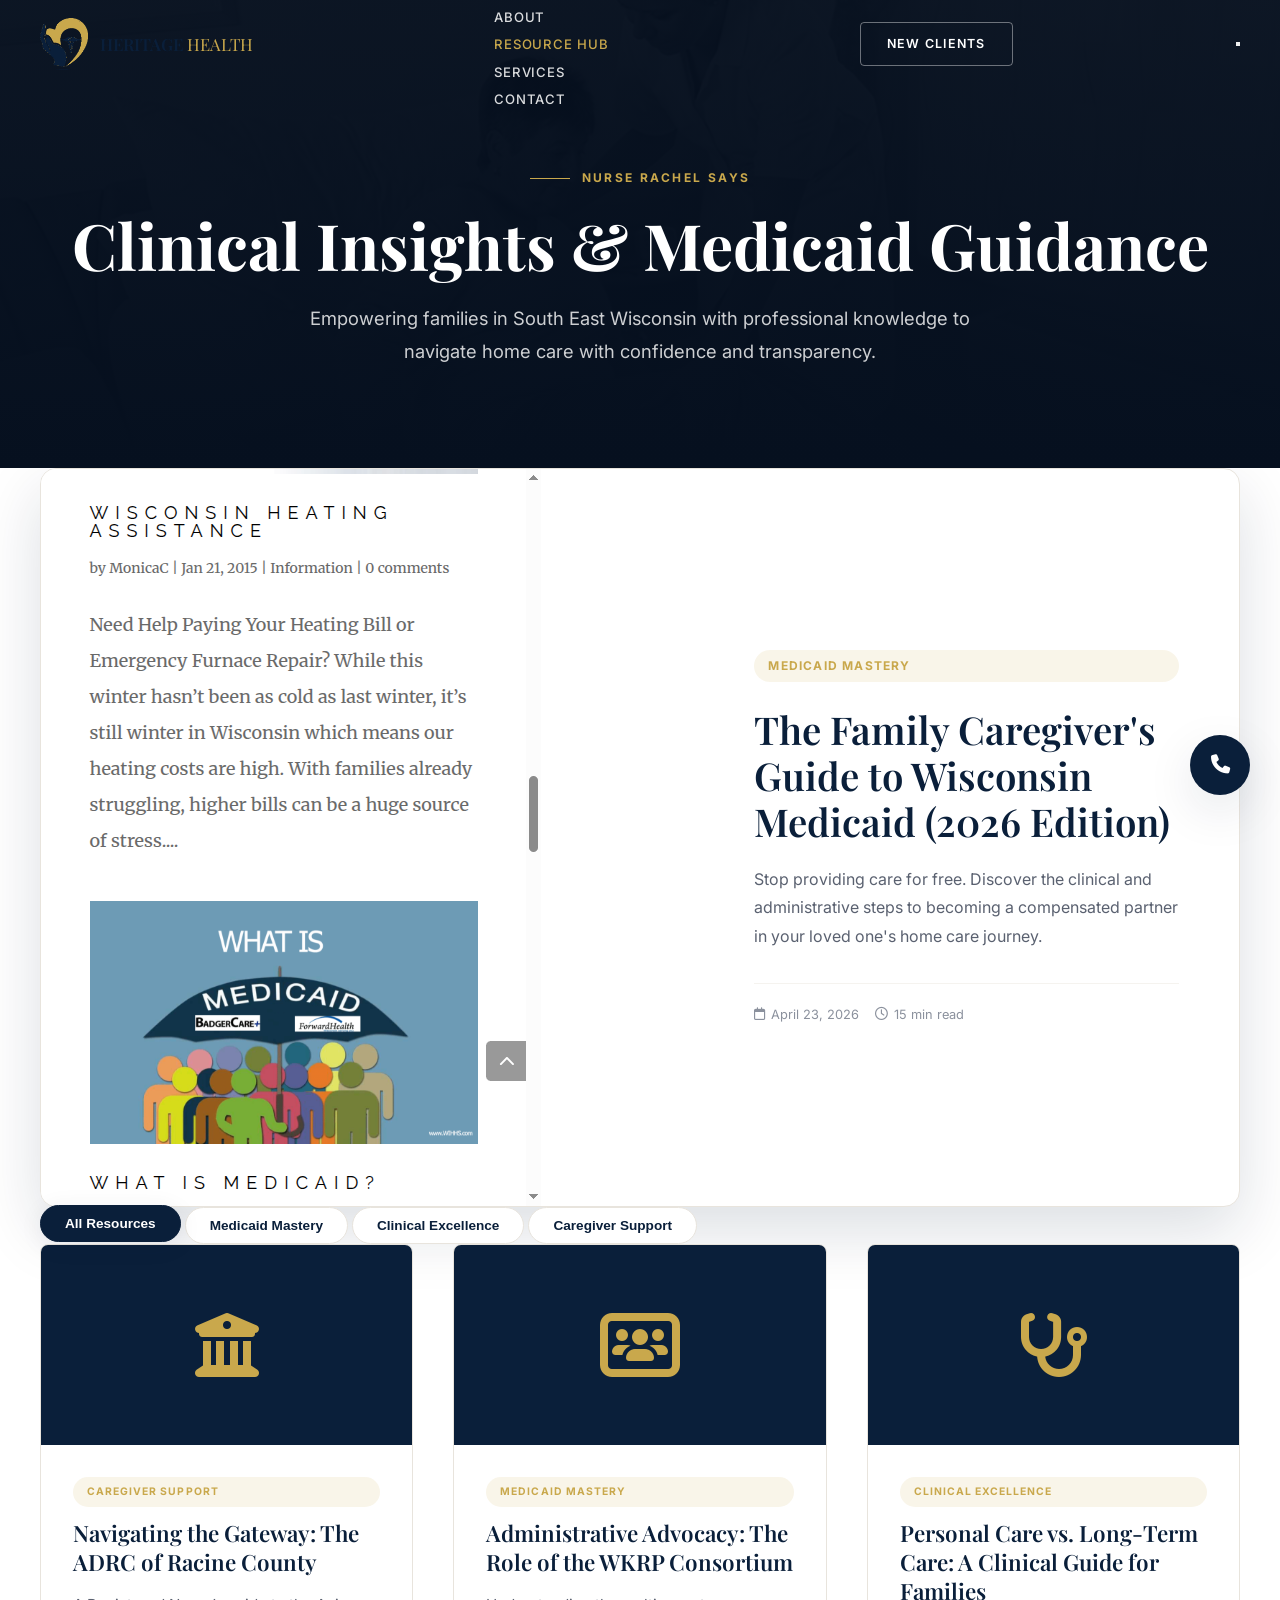
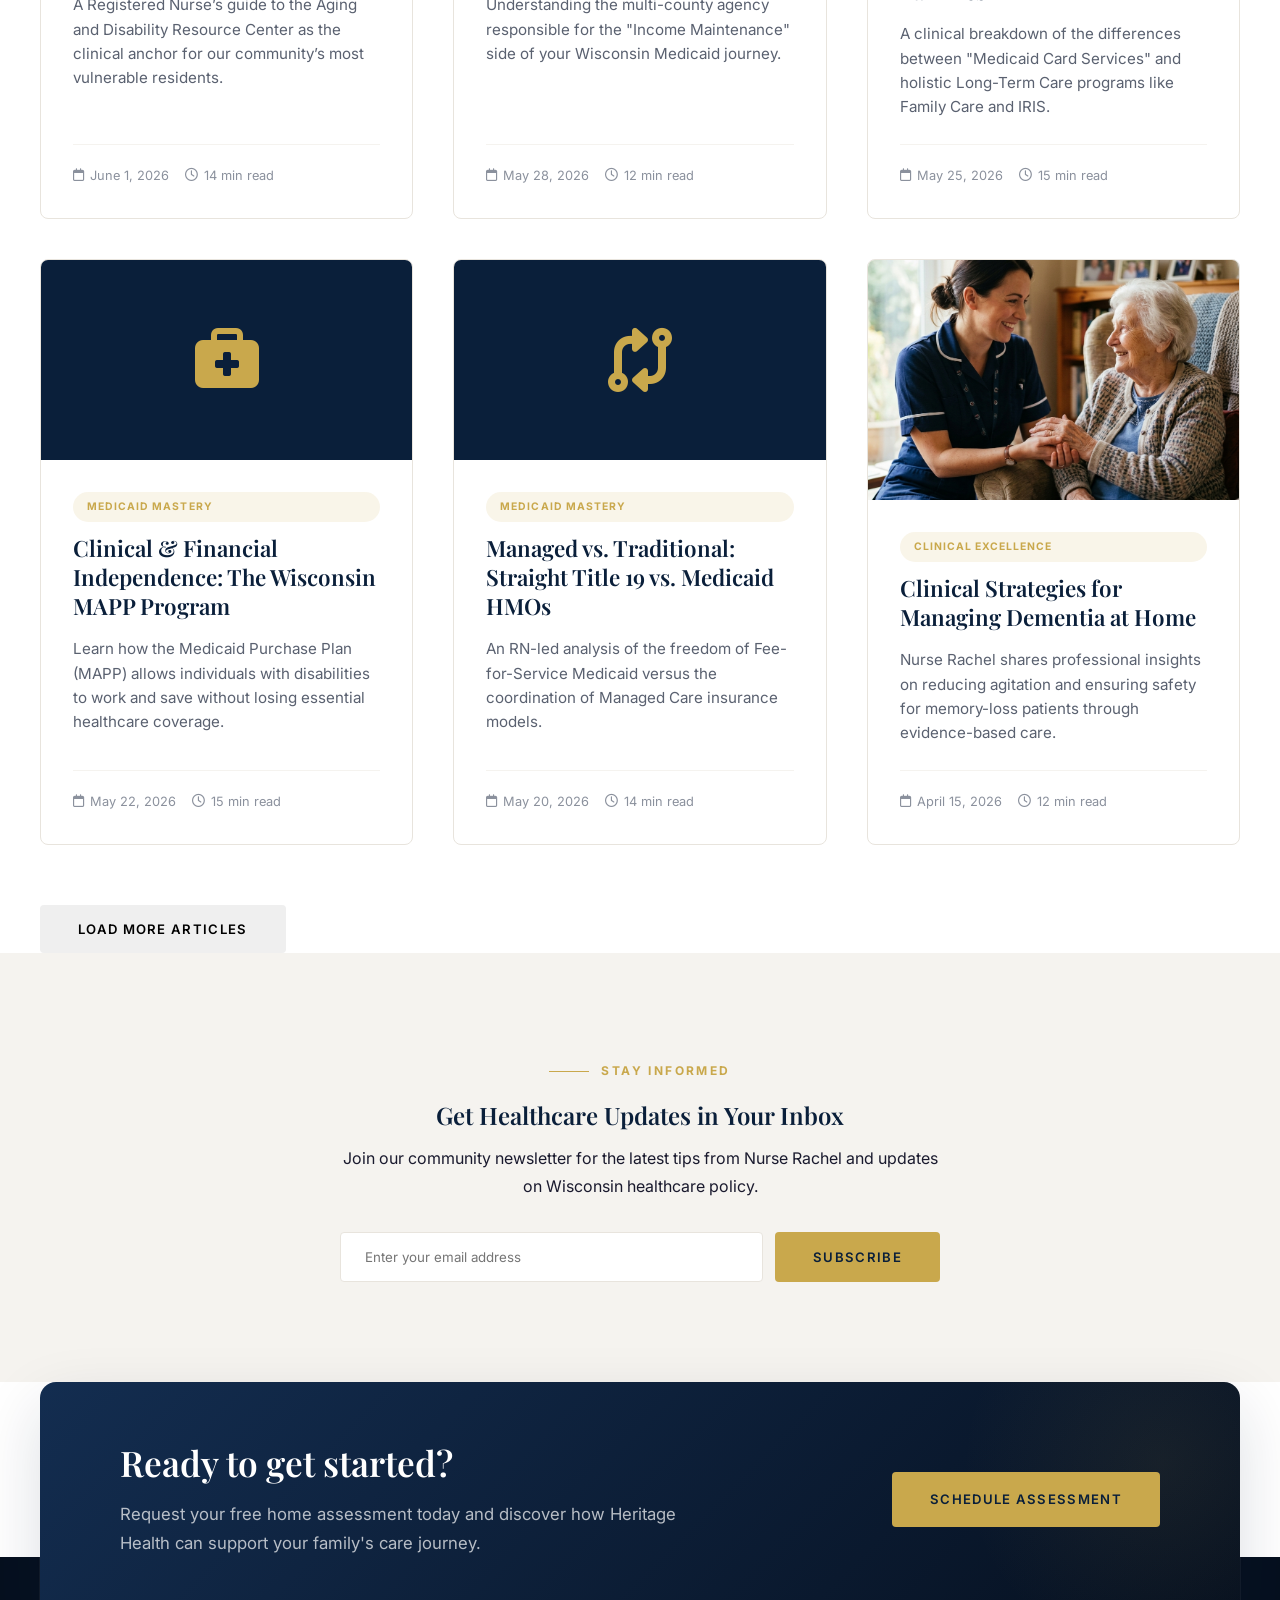
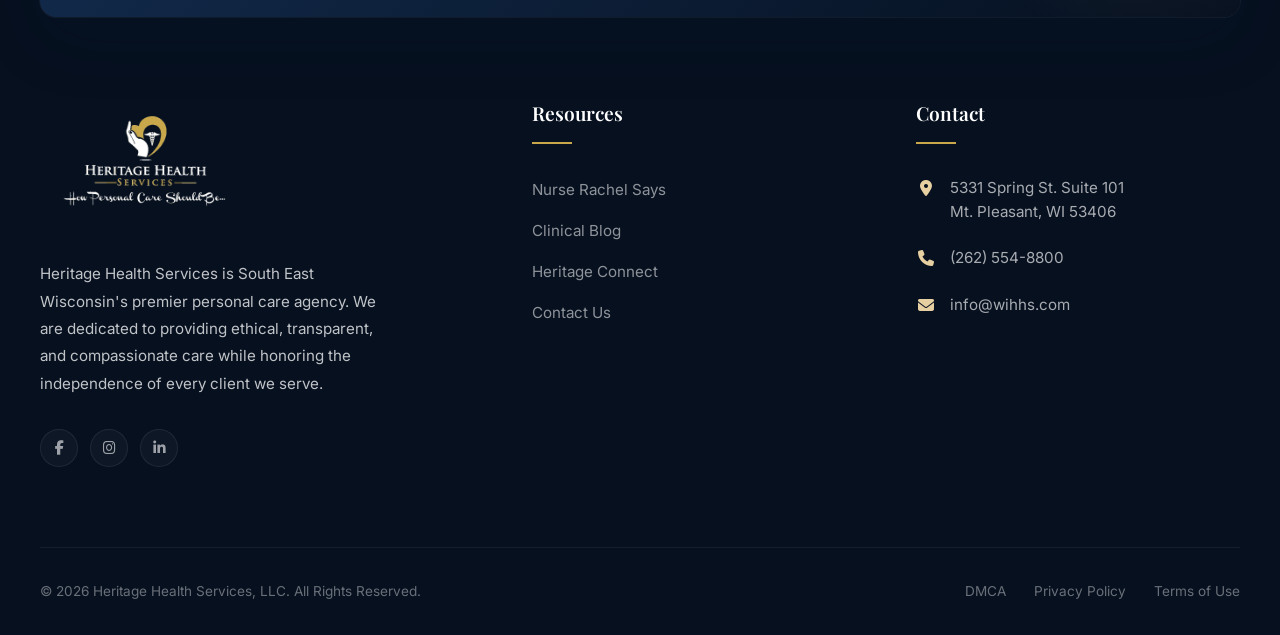
<file: blog.html>
<!DOCTYPE html>
<html lang="en">
<head>
    <meta charset="UTF-8">
    <meta name="viewport" content="width=device-width, initial-scale=1.0">
    <title>Nurse Rachel Says | Wisconsin Medicaid & Home Care Resource Hub</title>
    <meta name="description" content="Expert clinical advice, Forward Health bulletins, and Medicaid enrollment guides for families in South East Wisconsin. Stay informed with Heritage Health.">

    <!-- Fonts -->
    <link rel="preconnect" href="https://fonts.googleapis.com">
    <link rel="preconnect" href="https://fonts.gstatic.com" crossorigin>
    <link href="https://fonts.googleapis.com/css2?family=Playfair+Display:ital,wght@0,400;0,500;0,600;0,700;1,400&family=Inter:wght@300;400;500;600;700&display=swap" rel="stylesheet">
    
    <!-- Icons -->
    <link rel="icon" href="logo-header-dark.png" type="image/png">
    <link rel="stylesheet" href="https://cdnjs.cloudflare.com/ajax/libs/font-awesome/6.4.0/css/all.min.css">
    
    <!-- Styles -->
    <link rel="stylesheet" href="style.css">
    <link rel="stylesheet" href="blog.css">
</head>
<body>

    <!-- ═══════════ HEADER ═══════════ -->
    <header class="site-header scrolled">
        <div class="container header-inner">
            <a href="index.html" class="logo">
                <img src="logo-header-dark.png" alt="Heritage Health Services" class="logo-img-header">
                <div class="logo-text" style="color: var(--navy);">
                    <span>HERITAGE</span>
                    <span style="font-weight: 400; color: var(--gold);">HEALTH</span>
                </div>
            </a>
            
            <nav class="main-nav">
                <ul class="nav-list">
                    <li><a href="index.html" class="nav-link">Home</a></li>
                    <li><a href="index.html#about" class="nav-link">About</a></li>
                    <li><a href="blog.html" class="nav-link active">Resource Hub</a></li>
                    <li><a href="index.html#services" class="nav-link">Services</a></li>
                    <li><a href="index.html#contact" class="nav-link">Contact</a></li>
                </ul>
            </nav>

            <a href="/signup" class="nav-cta">New Clients</a>

            <button class="mobile-toggle" id="mobileToggle">
                <span></span><span></span><span></span>
            </button>
        </div>
    </header>

    <!-- ═══════════ BLOG HERO ═══════════ -->
    <section class="blog-hero">
        <div class="container">
            <div class="blog-hero-content reveal">
                <span class="section-label" style="justify-content: center;">Nurse Rachel Says</span>
                <h1>Clinical Insights & Medicaid Guidance</h1>
                <p>Empowering families in South East Wisconsin with professional knowledge to navigate home care with confidence and transparency.</p>
            </div>
        </div>
    </section>

    <!-- ═══════════ FEATURED ARTICLE ═══════════ -->
    <section class="featured-section">
        <div class="container">
            <div class="featured-card reveal" data-article-id="featured-guide">
                <div class="featured-img">
                    <img src="blog_page_top_1776920976022.png" alt="Family Caregiver Guide">
                </div>
                <div class="featured-content">
                    <span class="category-tag">Medicaid Mastery</span>
                    <h2>The Family Caregiver's Guide to Wisconsin Medicaid (2026 Edition)</h2>
                    <p>Stop providing care for free. Discover the clinical and administrative steps to becoming a compensated partner in your loved one's home care journey.</p>
                    <div class="blog-meta">
                        <span><i class="fa-regular fa-calendar"></i> April 23, 2026</span>
                        <span><i class="fa-regular fa-clock"></i> 15 min read</span>
                    </div>
                </div>
            </div>
        </div>
    </section>

    <!-- ═══════════ BLOG GRID ═══════════ -->
    <section class="blog-section">
        <div class="container">
            <div class="blog-filters reveal">
                <button class="cat-btn active">All Resources</button>
                <button class="cat-btn">Medicaid Mastery</button>
                <button class="cat-btn">Clinical Excellence</button>
                <button class="cat-btn">Caregiver Support</button>
            </div>

            <div class="blog-grid">
                <!-- Post 1: ADRC Racine -->
                <article class="blog-card" data-article-id="adrc-racine">
                    <div class="blog-card-image" style="background: var(--navy); display: flex; align-items: center; justify-content: center; height: 200px;">
                        <i class="fa-solid fa-building-columns" style="font-size: 4rem; color: var(--gold);"></i>
                    </div>
                    <div class="blog-card-content">
                        <span class="category-tag" style="margin-bottom: 12px; font-size: 0.65rem;">Caregiver Support</span>
                        <h3>Navigating the Gateway: The ADRC of Racine County</h3>
                        <p>A Registered Nurse’s guide to the Aging and Disability Resource Center as the clinical anchor for our community’s most vulnerable residents.</p>
                        <div class="blog-meta">
                            <span><i class="fa-regular fa-calendar"></i> June 1, 2026</span>
                            <span><i class="fa-regular fa-clock"></i> 14 min read</span>
                        </div>
                    </div>
                </article>

                <!-- Post 2: WKRP Consortium -->
                <article class="blog-card" data-article-id="wkrp-consortium">
                    <div class="blog-card-image" style="background: var(--navy); display: flex; align-items: center; justify-content: center; height: 200px;">
                        <i class="fa-solid fa-users-rectangle" style="font-size: 4rem; color: var(--gold);"></i>
                    </div>
                    <div class="blog-card-content">
                        <span class="category-tag" style="margin-bottom: 12px; font-size: 0.65rem;">Medicaid Mastery</span>
                        <h3>Administrative Advocacy: The Role of the WKRP Consortium</h3>
                        <p>Understanding the multi-county agency responsible for the "Income Maintenance" side of your Wisconsin Medicaid journey.</p>
                        <div class="blog-meta">
                            <span><i class="fa-regular fa-calendar"></i> May 28, 2026</span>
                            <span><i class="fa-regular fa-clock"></i> 12 min read</span>
                        </div>
                    </div>
                </article>

                <!-- Post 3: PCS vs LTC -->
                <article class="blog-card" data-article-id="pcs-vs-ltc">
                    <div class="blog-card-image" style="background: var(--navy); display: flex; align-items: center; justify-content: center; height: 200px;">
                        <i class="fa-solid fa-stethoscope" style="font-size: 4rem; color: var(--gold);"></i>
                    </div>
                    <div class="blog-card-content">
                        <span class="category-tag" style="margin-bottom: 12px; font-size: 0.65rem;">Clinical Excellence</span>
                        <h3>Personal Care vs. Long-Term Care: A Clinical Guide for Families</h3>
                        <p>A clinical breakdown of the differences between "Medicaid Card Services" and holistic Long-Term Care programs like Family Care and IRIS.</p>
                        <div class="blog-meta">
                            <span><i class="fa-regular fa-calendar"></i> May 25, 2026</span>
                            <span><i class="fa-regular fa-clock"></i> 15 min read</span>
                        </div>
                    </div>
                </article>

                <!-- Post 4: MAPP Program -->
                <article class="blog-card" data-article-id="mapp-program">
                    <div class="blog-card-image" style="background: var(--navy); display: flex; align-items: center; justify-content: center; height: 200px;">
                        <i class="fa-solid fa-briefcase-medical" style="font-size: 4rem; color: var(--gold);"></i>
                    </div>
                    <div class="blog-card-content">
                        <span class="category-tag" style="margin-bottom: 12px; font-size: 0.65rem;">Medicaid Mastery</span>
                        <h3>Clinical & Financial Independence: The Wisconsin MAPP Program</h3>
                        <p>Learn how the Medicaid Purchase Plan (MAPP) allows individuals with disabilities to work and save without losing essential healthcare coverage.</p>
                        <div class="blog-meta">
                            <span><i class="fa-regular fa-calendar"></i> May 22, 2026</span>
                            <span><i class="fa-regular fa-clock"></i> 15 min read</span>
                        </div>
                    </div>
                </article>

                <!-- Post 5: Straight vs HMO -->
                <article class="blog-card" data-article-id="straight-vs-hmo">
                    <div class="blog-card-image" style="background: var(--navy); display: flex; align-items: center; justify-content: center; height: 200px;">
                        <i class="fa-solid fa-code-compare" style="font-size: 4rem; color: var(--gold);"></i>
                    </div>
                    <div class="blog-card-content">
                        <span class="category-tag" style="margin-bottom: 12px; font-size: 0.65rem;">Medicaid Mastery</span>
                        <h3>Managed vs. Traditional: Straight Title 19 vs. Medicaid HMOs</h3>
                        <p>An RN-led analysis of the freedom of Fee-for-Service Medicaid versus the coordination of Managed Care insurance models.</p>
                        <div class="blog-meta">
                            <span><i class="fa-regular fa-calendar"></i> May 20, 2026</span>
                            <span><i class="fa-regular fa-clock"></i> 14 min read</span>
                        </div>
                    </div>
                </article>

                <!-- Post 6: Dementia Advice -->
                <article class="blog-card" data-article-id="dementia-care">
                    <div class="blog-card-image">
                        <img src="blog_dementia_care_1776921660891.png" alt="Dementia Care Strategies">
                    </div>
                    <div class="blog-card-content">
                        <span class="category-tag" style="margin-bottom: 12px; font-size: 0.65rem;">Clinical Excellence</span>
                        <h3>Clinical Strategies for Managing Dementia at Home</h3>
                        <p>Nurse Rachel shares professional insights on reducing agitation and ensuring safety for memory-loss patients through evidence-based care.</p>
                        <div class="blog-meta">
                            <span><i class="fa-regular fa-calendar"></i> April 15, 2026</span>
                            <span><i class="fa-regular fa-clock"></i> 12 min read</span>
                        </div>
                    </div>
                </article>
            </div>

            <div class="text-center" style="margin-top: 60px;">
                <button class="btn btn-outline-dark">Load More Articles</button>
            </div>
        </div>
    </section>

    <!-- ═══════════ ARTICLE MODAL ═══════════ -->
    <div id="articleModal" class="article-modal">
        <div class="modal-overlay"></div>
        <div class="modal-container">
            <div class="modal-header">
                <button class="modal-close" aria-label="Close Article"><i class="fa-solid fa-xmark"></i></button>
            </div>
            <div class="modal-scrollable">
                <div class="modal-featured-image"></div>
                <div class="modal-inner-content">
                    <div class="modal-meta-top">
                        <span class="category-tag modal-category">Category</span>
                        <h2 class="modal-title">Article Title</h2>
                        <div class="modal-meta-row">
                            <span class="modal-date"><i class="fa-regular fa-calendar"></i> Date</span>
                            <span class="modal-read-time"><i class="fa-regular fa-clock"></i> Read Time</span>
                        </div>
                    </div>
                    <div class="modal-body-inner">
                        <!-- Dynamic Content -->
                    </div>
                </div>
            </div>
        </div>
    </div>

    <!-- ═══════════ NEWSLETTER ═══════════ -->
    <section class="blog-newsletter">
        <div class="container">
            <div class="newsletter-box">
                <span class="section-label" style="justify-content: center;">Stay Informed</span>
                <h2>Get Healthcare Updates in Your Inbox</h2>
                <p>Join our community newsletter for the latest tips from Nurse Rachel and updates on Wisconsin healthcare policy.</p>
                <form class="newsletter-form">
                    <input type="email" placeholder="Enter your email address" required>
                    <button type="submit" class="btn btn-primary">Subscribe</button>
                </form>
            </div>
        </div>
    </section>

    <!-- ═══════════ PRE-FOOTER CTA ═══════════ -->
    <section class="pre-footer">
        <div class="container">
            <div class="cta-banner reveal">
                <div class="cta-banner-content">
                    <h2>Ready to get started?</h2>
                    <p>Request your free home assessment today and discover how Heritage Health can support your family's care journey.</p>
                </div>
                <a href="index.html#assessment" class="btn btn-primary">Schedule Assessment</a>
            </div>
        </div>
    </section>

    <!-- ═══════════ FOOTER ═══════════ -->
    <footer class="site-footer">
        <div class="container">
            <div class="footer-grid">
                <div class="footer-brand">
                    <img src="logo-hero-white-gold.png" alt="Heritage Health Services" class="footer-logo-img">
                    <p>Heritage Health Services is South East Wisconsin's premier personal care agency. We are dedicated to providing ethical, transparent, and compassionate care while honoring the independence of every client we serve.</p>
                    <div class="footer-social">
                        <a href="#" class="social-link"><i class="fa-brands fa-facebook-f"></i></a>
                        <a href="#" class="social-link"><i class="fa-brands fa-instagram"></i></a>
                        <a href="#" class="social-link"><i class="fa-brands fa-linkedin-in"></i></a>
                    </div>
                </div>

                <div>
                    <h6 class="footer-heading">Resources</h6>
                    <ul class="footer-links">
                        <li><a href="blog.html">Nurse Rachel Says</a></li>
                        <li><a href="blog.html">Clinical Blog</a></li>
                        <li><a href="index.html#portal">Heritage Connect</a></li>
                        <li><a href="index.html#contact">Contact Us</a></li>
                    </ul>
                </div>
                <div>
                    <h6 class="footer-heading">Contact</h6>
                    <div class="footer-contact-item">
                        <i class="fa-solid fa-location-dot"></i>
                        <span>5331 Spring St. Suite 101<br>Mt. Pleasant, WI 53406</span>
                    </div>
                    <div class="footer-contact-item">
                        <i class="fa-solid fa-phone"></i>
                        <span>(262) 554-8800</span>
                    </div>
                    <div class="footer-contact-item">
                        <i class="fa-solid fa-envelope"></i>
                        <span>info@wihhs.com</span>
                    </div>
                </div>
            </div>
            <div class="footer-bottom">
                <p>&copy; 2026 Heritage Health Services, LLC. All Rights Reserved.</p>
                <div class="footer-bottom-links">
                    <a href="legal.html#dmca">DMCA</a>
                    <a href="legal.html#privacy">Privacy Policy</a>
                    <a href="legal.html#terms">Terms of Use</a>
                </div>
            </div>
        </div>
    </footer>

    <!-- Call Bubble -->
    <a href="tel:2625548800" class="call-bubble" id="callBubble" aria-label="Call Heritage Health Services">
        <i class="fa-solid fa-phone"></i>
        <span class="call-text">Call (262) 554-8800</span>
    </a>

    <script src="./main.js" type="module"></script>
    <script src="./blog.js"></script>
</body>
</html>
</file>
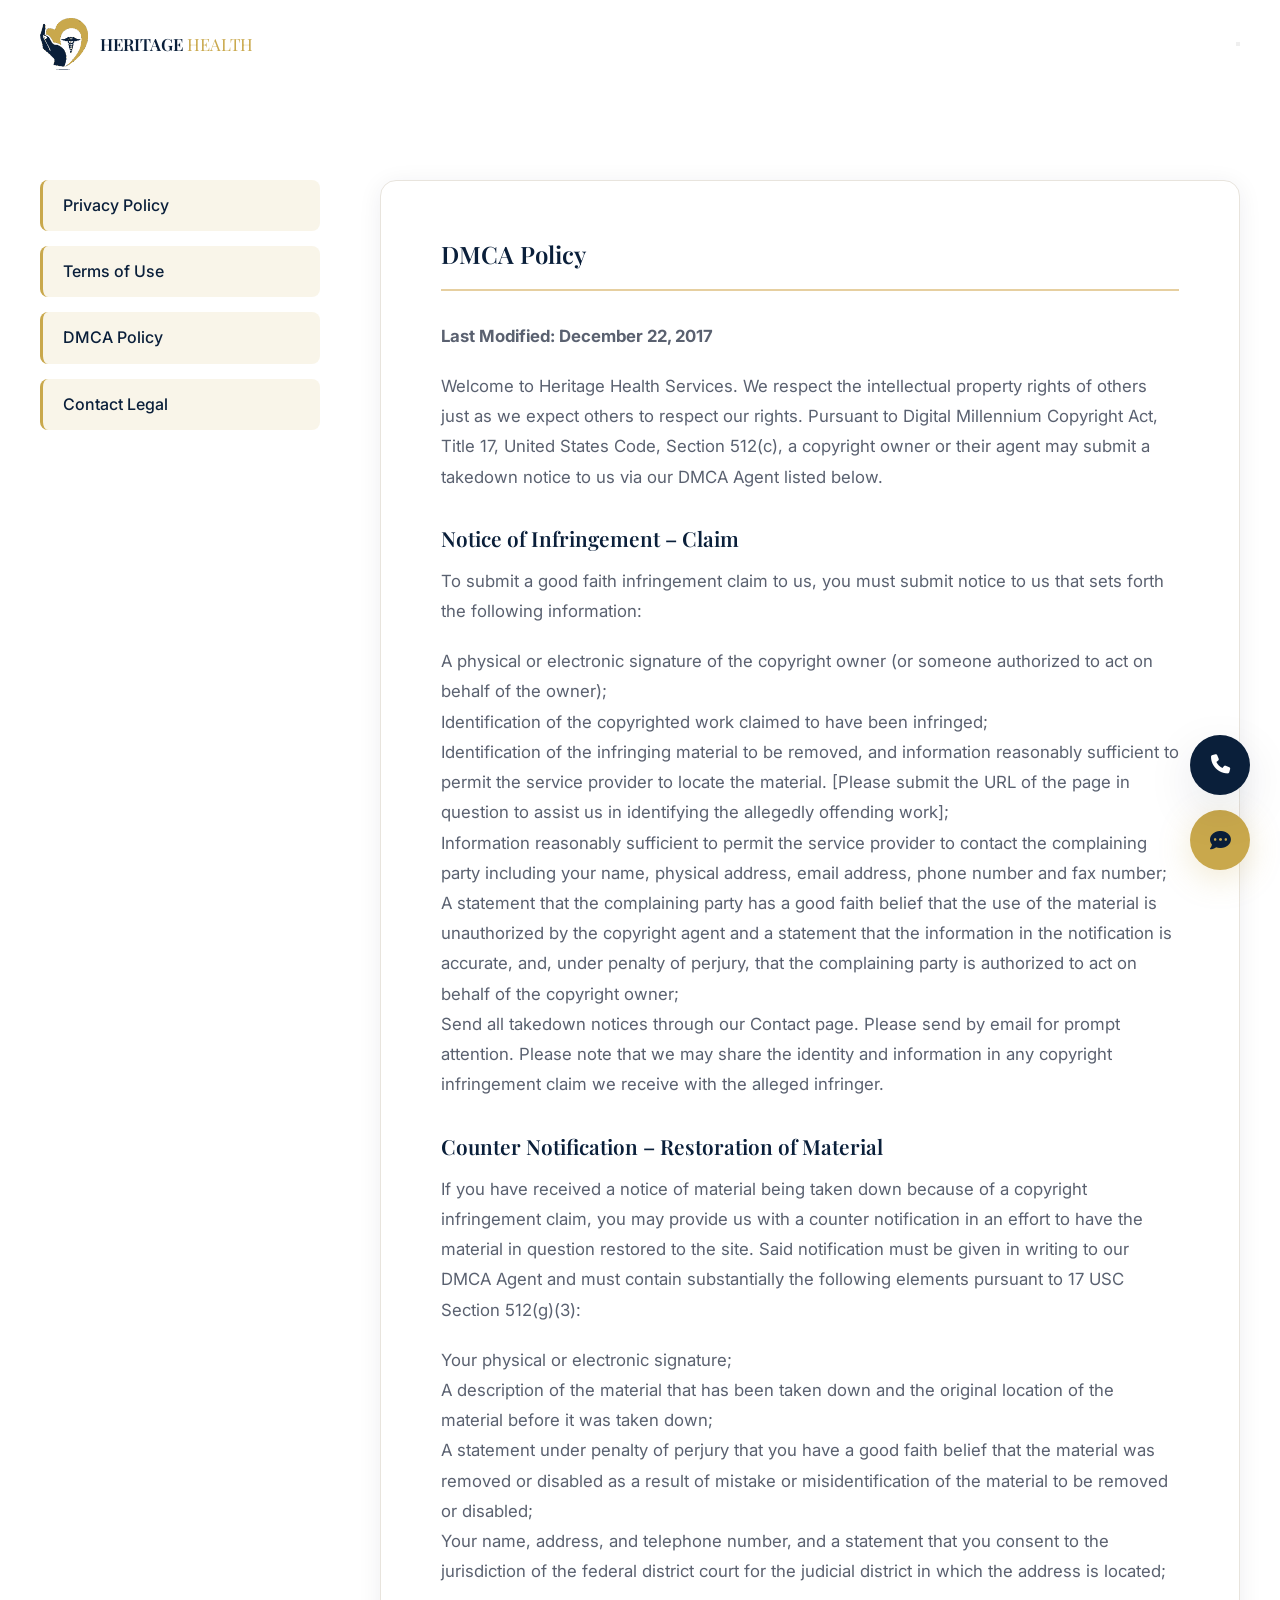
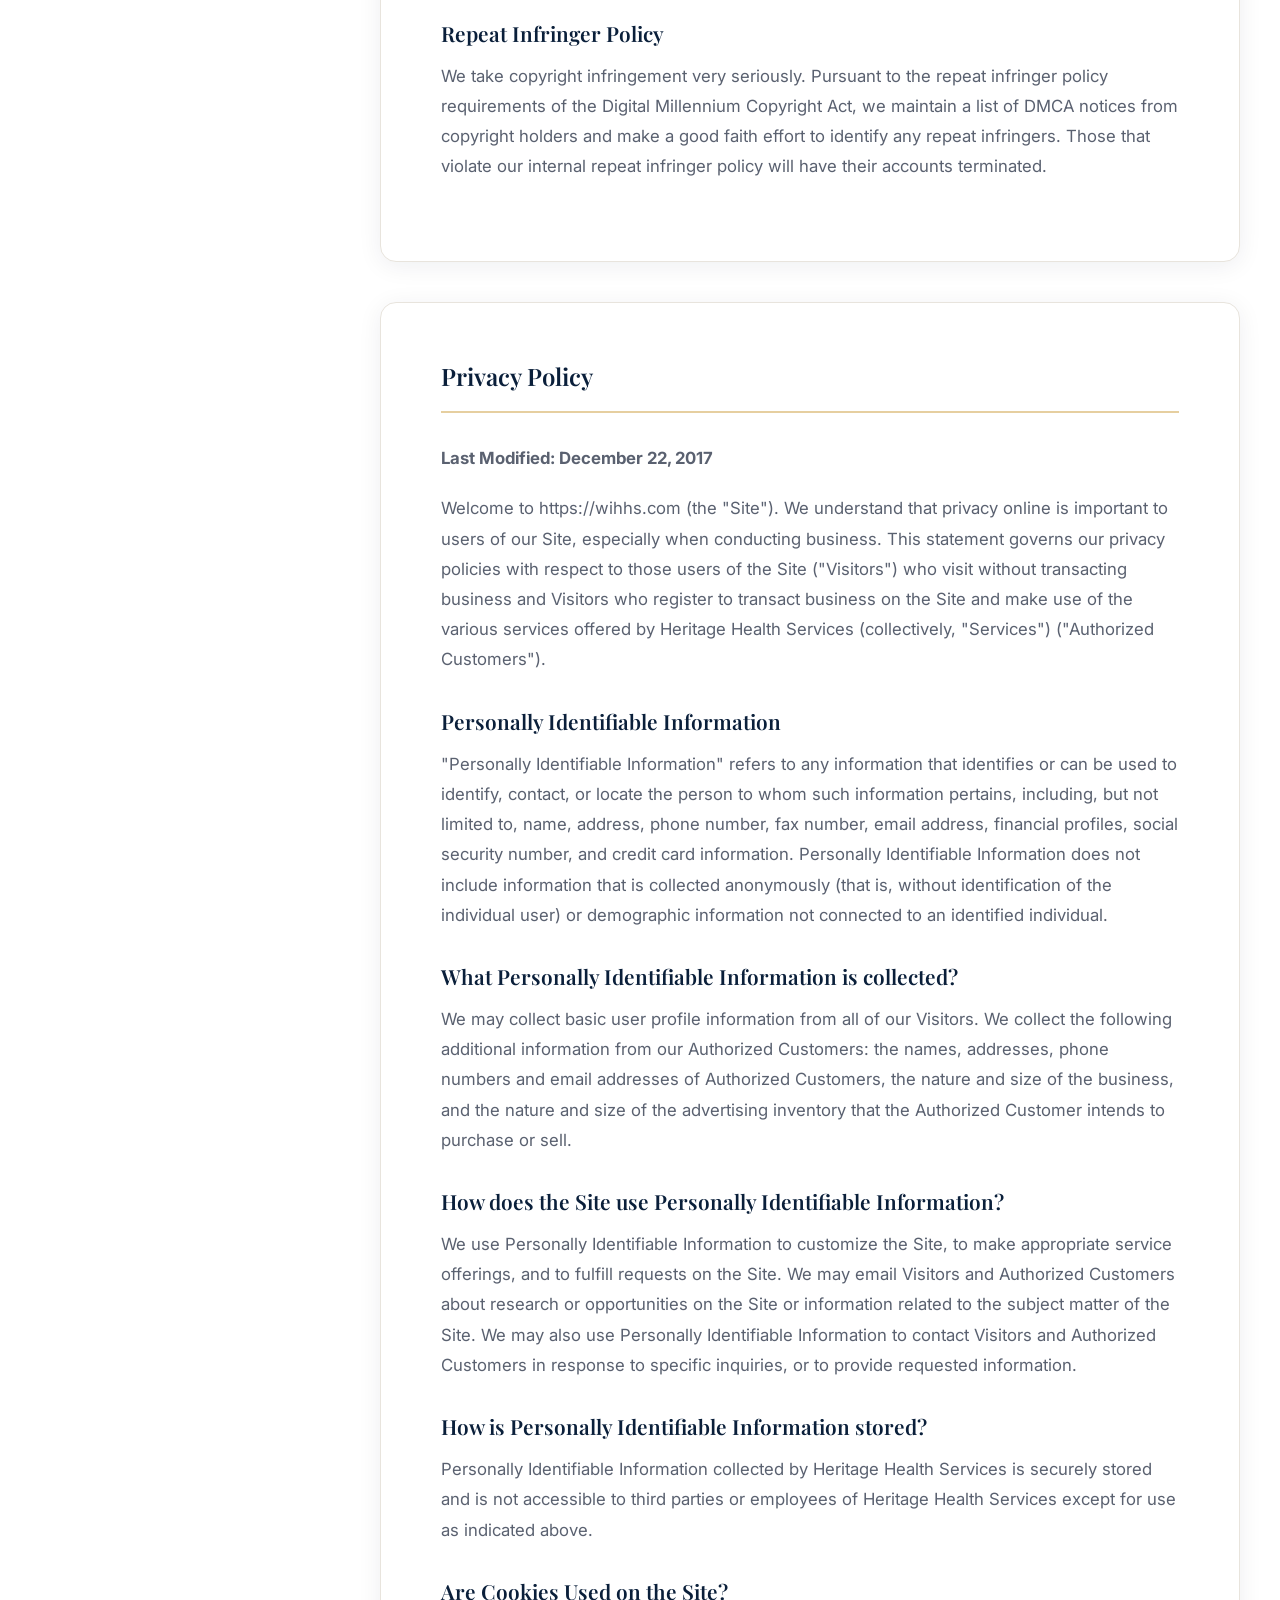
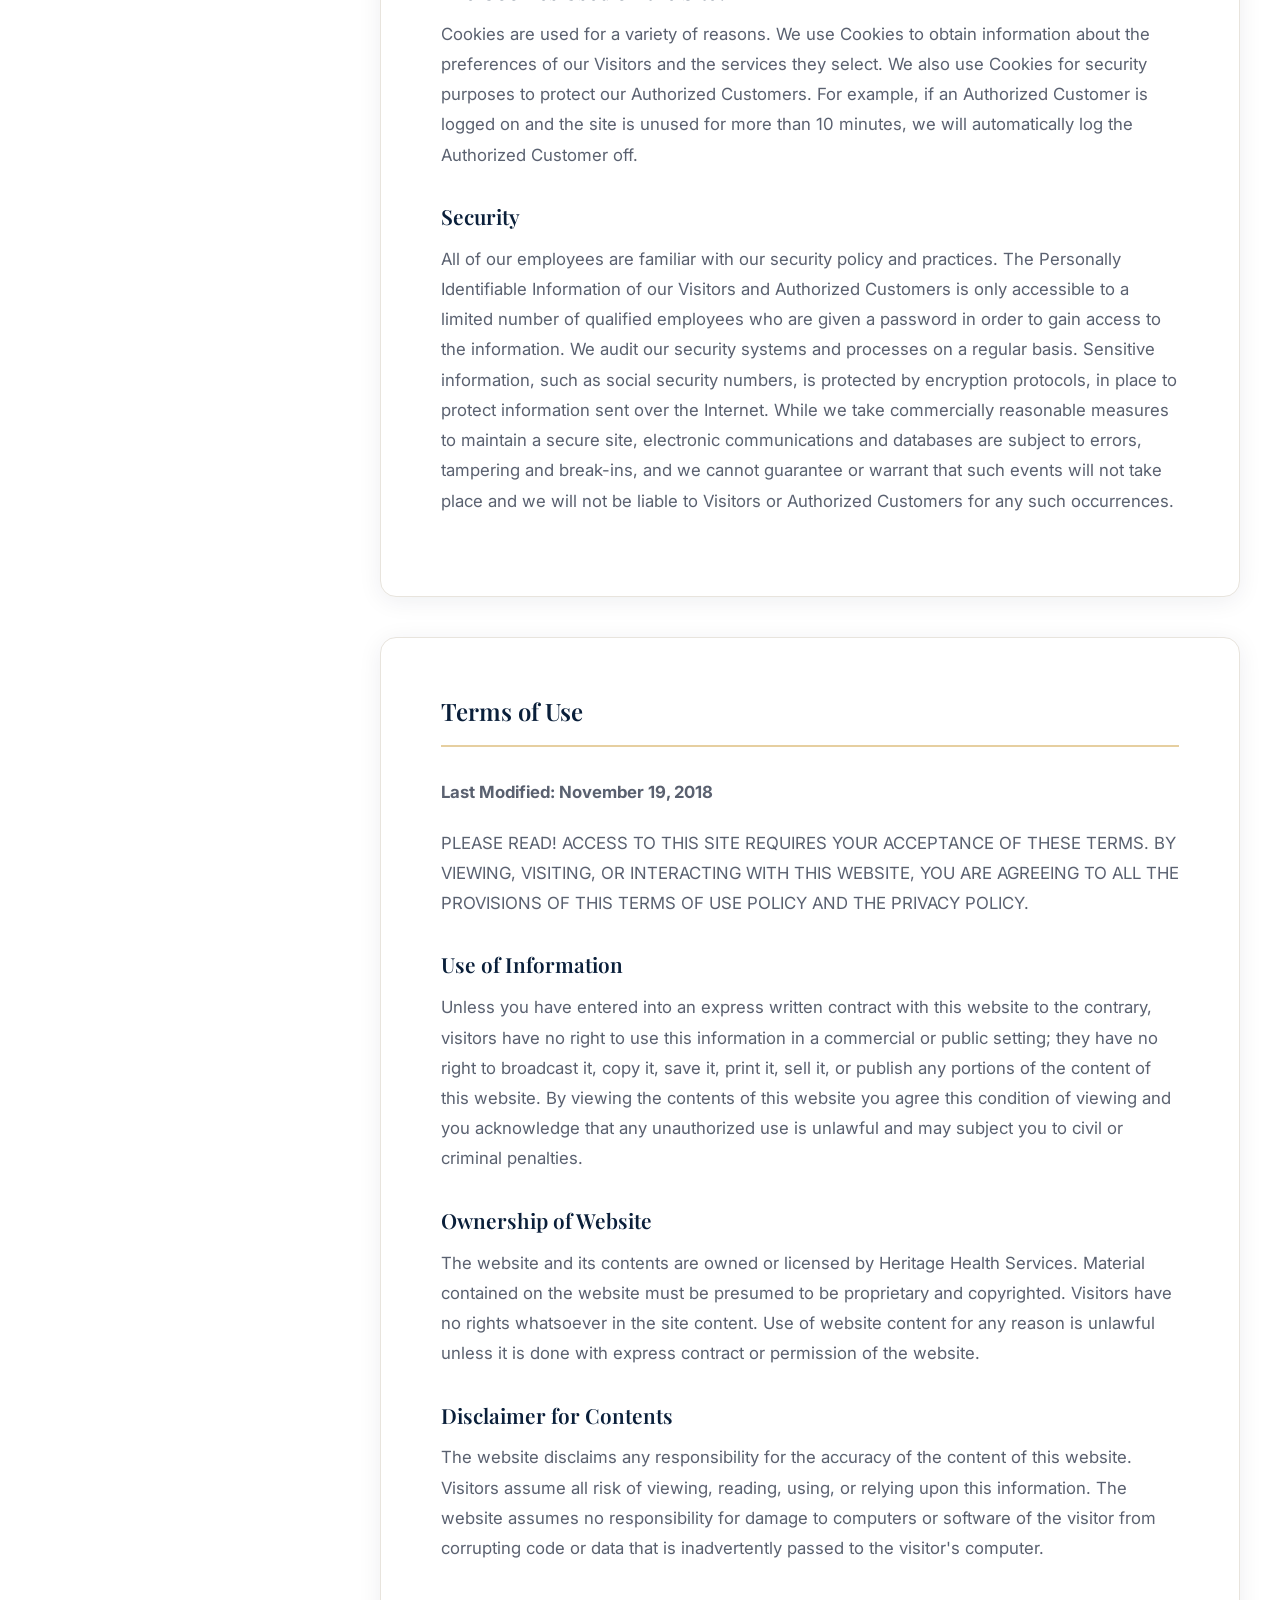
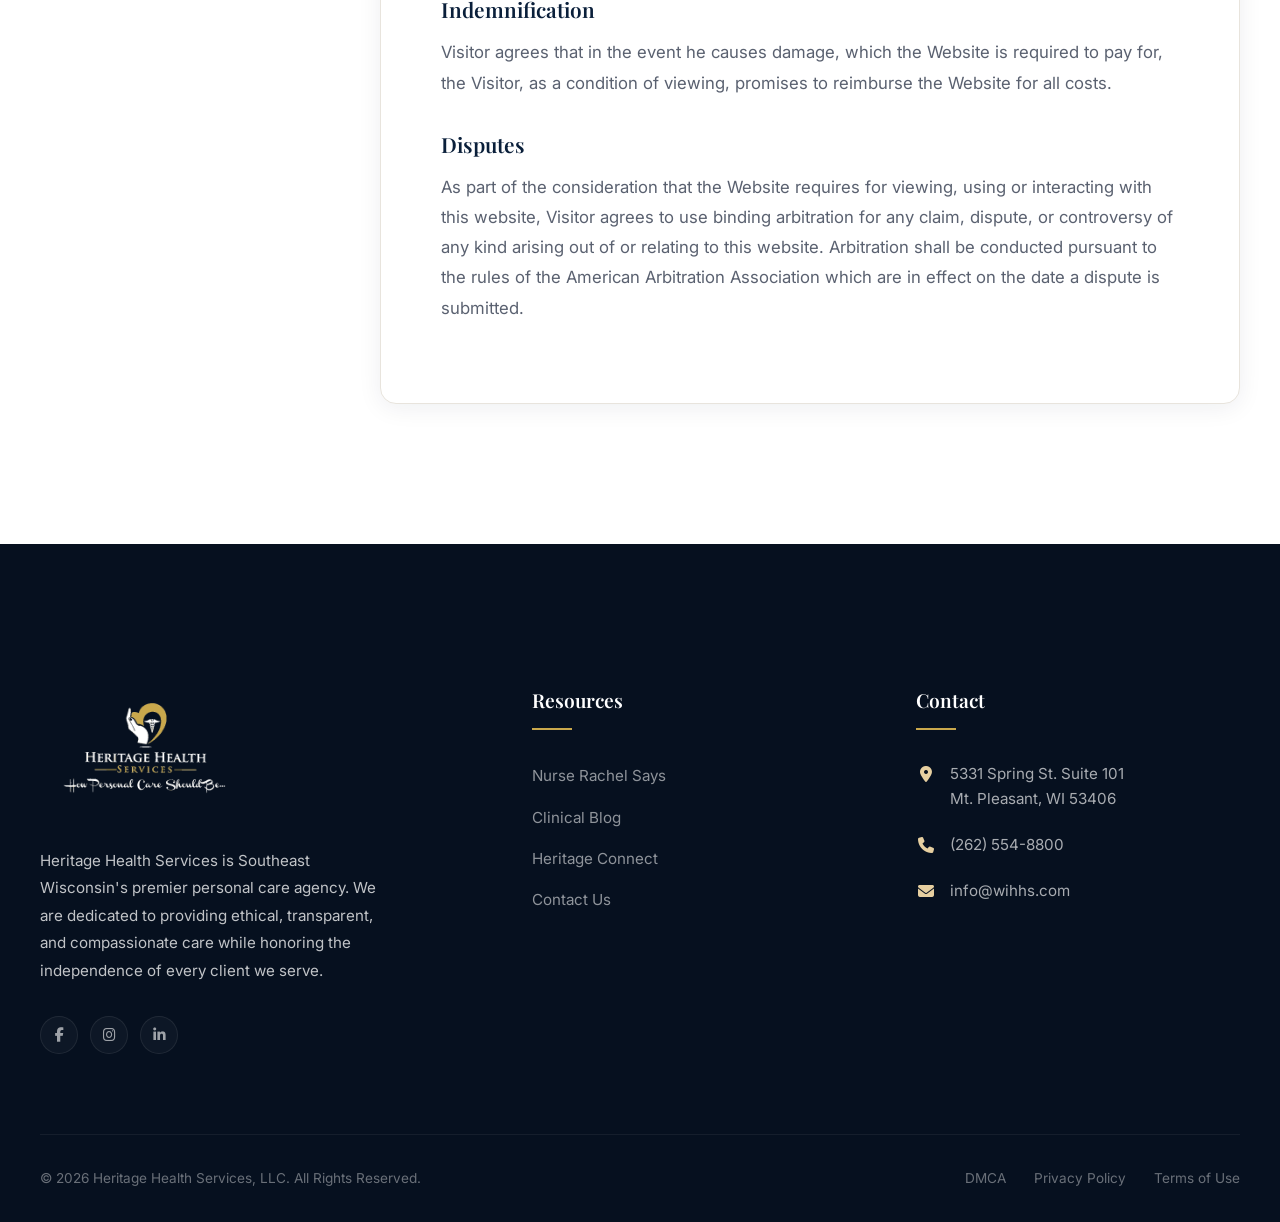
<file: legal.html>
<!DOCTYPE html>
<html lang="en">
<head>
    <meta charset="UTF-8">
    <meta name="viewport" content="width=device-width, initial-scale=1.0">
    <title>Legal — Privacy Policy & Terms of Use | Heritage Health Services</title>
    
    <!-- Fonts -->
    <link rel="preconnect" href="https://fonts.googleapis.com">
    <link rel="preconnect" href="https://fonts.gstatic.com" crossorigin>
    <link href="https://fonts.googleapis.com/css2?family=Playfair+Display:ital,wght@0,400;0,500;0,600;0,700;1,400&family=Inter:wght@300;400;500;600;700&display=swap" rel="stylesheet">
    
    <!-- Icons -->
    <link rel="icon" href="logo-header-dark.png" type="image/png">
    <link rel="stylesheet" href="https://cdnjs.cloudflare.com/ajax/libs/font-awesome/6.4.0/css/all.min.css">
    
    <!-- Styles -->
    <link rel="stylesheet" href="style.css">
    <style>
        .legal-content {
            padding: 180px 0 100px;
            background: var(--white);
        }
        .legal-card {
            background: #fff;
            padding: 60px;
            border-radius: var(--r-md);
            box-shadow: var(--shadow-md);
            margin-bottom: 40px;
            border: 1px solid var(--stone);
        }
        .legal-card h2 {
            margin-bottom: 30px;
            padding-bottom: 20px;
            border-bottom: 2px solid var(--gold-light);
            color: var(--navy);
        }
        .legal-text {
            color: var(--text-secondary);
            line-height: 1.8;
            font-size: 1.05rem;
        }
        .legal-text h3 {
            font-size: 1.3rem;
            margin: 35px 0 15px;
            color: var(--navy);
        }
        .legal-text p {
            margin-bottom: 20px;
        }
        .legal-nav {
            position: sticky;
            top: 120px;
            display: flex;
            flex-direction: column;
            gap: 15px;
        }
        .legal-nav-link {
            padding: 12px 20px;
            border-radius: var(--r-sm);
            color: var(--text-secondary);
            font-weight: 500;
            transition: all 0.3s ease;
            text-decoration: none;
            border-left: 3px solid transparent;
        }
        .legal-nav-link:hover {
            background: var(--stone);
            color: var(--navy);
        }
        .legal-nav-link.active {
            background: var(--gold-muted);
            color: var(--navy);
            border-left-color: var(--gold);
        }
        @media (max-width: 992px) {
            .legal-nav {
                position: static;
                margin-bottom: 40px;
                flex-direction: row;
                flex-wrap: wrap;
            }
        }
    </style>
</head>
<body>

    <!-- ═══════════ HEADER ═══════════ -->
    <header class="site-header scrolled">
        <div class="container header-inner">
            <a href="index.html" class="logo">
                <img src="logo-header-dark.png" alt="Heritage Health Services" class="logo-img-header">
                <div class="logo-text" style="color: var(--navy);">
                    <span>HERITAGE</span>
                    <span style="font-weight: 400; color: var(--gold);">HEALTH</span>
                </div>
            </a>
            
            <nav class="main-nav">
                <ul class="nav-list">
                    <li><a href="index.html" class="nav-link">Home</a></li>
                    <li><a href="index.html#about" class="nav-link">About</a></li>
                    <li><a href="blog.html" class="nav-link">Resource Hub</a></li>
                    <li><a href="index.html#services" class="nav-link">Services</a></li>
                    <li><a href="index.html#contact" class="nav-link">Contact</a></li>
                </ul>
            </nav>

            <a href="/signup" class="nav-cta">New Clients</a>

            <button class="mobile-toggle" id="mobileToggle">
                <span></span><span></span><span></span>
            </button>
        </div>
    </header>

    <main class="legal-content">
        <div class="container">
            <div class="row" style="display: grid; grid-template-columns: 280px 1fr; gap: 60px;">
                <!-- Sidebar Nav -->
                <aside class="legal-aside">
                    <nav class="legal-nav">
                        <a href="#privacy" class="legal-nav-link active">Privacy Policy</a>
                        <a href="#terms" class="legal-nav-link">Terms of Use</a>
                        <a href="#dmca" class="legal-nav-link">DMCA Policy</a>
                        <a href="index.html#contact" class="legal-nav-link">Contact Legal</a>
                    </nav>
                </aside>

                <!-- Content Area -->
                <div class="legal-main">
                    <div id="dmca" class="legal-card reveal">
                        <h2>DMCA Policy</h2>
                        <div class="legal-text">
                            <p><strong>Last Modified: December 22, 2017</strong></p>
                            <p>Welcome to Heritage Health Services. We respect the intellectual property rights of others just as we expect others to respect our rights. Pursuant to Digital Millennium Copyright Act, Title 17, United States Code, Section 512(c), a copyright owner or their agent may submit a takedown notice to us via our DMCA Agent listed below.</p>

                            <h3>Notice of Infringement – Claim</h3>
                            <p>To submit a good faith infringement claim to us, you must submit notice to us that sets forth the following information:</p>
                            <ul>
                                <li>A physical or electronic signature of the copyright owner (or someone authorized to act on behalf of the owner);</li>
                                <li>Identification of the copyrighted work claimed to have been infringed;</li>
                                <li>Identification of the infringing material to be removed, and information reasonably sufficient to permit the service provider to locate the material. [Please submit the URL of the page in question to assist us in identifying the allegedly offending work];</li>
                                <li>Information reasonably sufficient to permit the service provider to contact the complaining party including your name, physical address, email address, phone number and fax number;</li>
                                <li>A statement that the complaining party has a good faith belief that the use of the material is unauthorized by the copyright agent and a statement that the information in the notification is accurate, and, under penalty of perjury, that the complaining party is authorized to act on behalf of the copyright owner;</li>
                            </ul>
                            <p>Send all takedown notices through our Contact page. Please send by email for prompt attention. Please note that we may share the identity and information in any copyright infringement claim we receive with the alleged infringer.</p>

                            <h3>Counter Notification – Restoration of Material</h3>
                            <p>If you have received a notice of material being taken down because of a copyright infringement claim, you may provide us with a counter notification in an effort to have the material in question restored to the site. Said notification must be given in writing to our DMCA Agent and must contain substantially the following elements pursuant to 17 USC Section 512(g)(3):</p>
                            <ul>
                                <li>Your physical or electronic signature;</li>
                                <li>A description of the material that has been taken down and the original location of the material before it was taken down;</li>
                                <li>A statement under penalty of perjury that you have a good faith belief that the material was removed or disabled as a result of mistake or misidentification of the material to be removed or disabled;</li>
                                <li>Your name, address, and telephone number, and a statement that you consent to the jurisdiction of the federal district court for the judicial district in which the address is located;</li>
                            </ul>

                            <h3>Repeat Infringer Policy</h3>
                            <p>We take copyright infringement very seriously. Pursuant to the repeat infringer policy requirements of the Digital Millennium Copyright Act, we maintain a list of DMCA notices from copyright holders and make a good faith effort to identify any repeat infringers. Those that violate our internal repeat infringer policy will have their accounts terminated.</p>
                        </div>
                    </div>

                    <div id="privacy" class="legal-card reveal">
                        <h2>Privacy Policy</h2>
                        <div class="legal-text">
                            <p><strong>Last Modified: December 22, 2017</strong></p>
                            <p>Welcome to https://wihhs.com (the "Site"). We understand that privacy online is important to users of our Site, especially when conducting business. This statement governs our privacy policies with respect to those users of the Site ("Visitors") who visit without transacting business and Visitors who register to transact business on the Site and make use of the various services offered by Heritage Health Services (collectively, "Services") ("Authorized Customers").</p>

                            <h3>Personally Identifiable Information</h3>
                            <p>"Personally Identifiable Information" refers to any information that identifies or can be used to identify, contact, or locate the person to whom such information pertains, including, but not limited to, name, address, phone number, fax number, email address, financial profiles, social security number, and credit card information. Personally Identifiable Information does not include information that is collected anonymously (that is, without identification of the individual user) or demographic information not connected to an identified individual.</p>

                            <h3>What Personally Identifiable Information is collected?</h3>
                            <p>We may collect basic user profile information from all of our Visitors. We collect the following additional information from our Authorized Customers: the names, addresses, phone numbers and email addresses of Authorized Customers, the nature and size of the business, and the nature and size of the advertising inventory that the Authorized Customer intends to purchase or sell.</p>

                            <h3>How does the Site use Personally Identifiable Information?</h3>
                            <p>We use Personally Identifiable Information to customize the Site, to make appropriate service offerings, and to fulfill requests on the Site. We may email Visitors and Authorized Customers about research or opportunities on the Site or information related to the subject matter of the Site. We may also use Personally Identifiable Information to contact Visitors and Authorized Customers in response to specific inquiries, or to provide requested information.</p>

                            <h3>How is Personally Identifiable Information stored?</h3>
                            <p>Personally Identifiable Information collected by Heritage Health Services is securely stored and is not accessible to third parties or employees of Heritage Health Services except for use as indicated above.</p>

                            <h3>Are Cookies Used on the Site?</h3>
                            <p>Cookies are used for a variety of reasons. We use Cookies to obtain information about the preferences of our Visitors and the services they select. We also use Cookies for security purposes to protect our Authorized Customers. For example, if an Authorized Customer is logged on and the site is unused for more than 10 minutes, we will automatically log the Authorized Customer off.</p>

                            <h3>Security</h3>
                            <p>All of our employees are familiar with our security policy and practices. The Personally Identifiable Information of our Visitors and Authorized Customers is only accessible to a limited number of qualified employees who are given a password in order to gain access to the information. We audit our security systems and processes on a regular basis. Sensitive information, such as social security numbers, is protected by encryption protocols, in place to protect information sent over the Internet. While we take commercially reasonable measures to maintain a secure site, electronic communications and databases are subject to errors, tampering and break-ins, and we cannot guarantee or warrant that such events will not take place and we will not be liable to Visitors or Authorized Customers for any such occurrences.</p>
                        </div>
                    </div>

                    <div id="terms" class="legal-card reveal">
                        <h2>Terms of Use</h2>
                        <div class="legal-text">
                            <p><strong>Last Modified: November 19, 2018</strong></p>
                            <p>PLEASE READ! ACCESS TO THIS SITE REQUIRES YOUR ACCEPTANCE OF THESE TERMS. BY VIEWING, VISITING, OR INTERACTING WITH THIS WEBSITE, YOU ARE AGREEING TO ALL THE PROVISIONS OF THIS TERMS OF USE POLICY AND THE PRIVACY POLICY.</p>

                            <h3>Use of Information</h3>
                            <p>Unless you have entered into an express written contract with this website to the contrary, visitors have no right to use this information in a commercial or public setting; they have no right to broadcast it, copy it, save it, print it, sell it, or publish any portions of the content of this website. By viewing the contents of this website you agree this condition of viewing and you acknowledge that any unauthorized use is unlawful and may subject you to civil or criminal penalties.</p>

                            <h3>Ownership of Website</h3>
                            <p>The website and its contents are owned or licensed by Heritage Health Services. Material contained on the website must be presumed to be proprietary and copyrighted. Visitors have no rights whatsoever in the site content. Use of website content for any reason is unlawful unless it is done with express contract or permission of the website.</p>

                            <h3>Disclaimer for Contents</h3>
                            <p>The website disclaims any responsibility for the accuracy of the content of this website. Visitors assume all risk of viewing, reading, using, or relying upon this information. The website assumes no responsibility for damage to computers or software of the visitor from corrupting code or data that is inadvertently passed to the visitor's computer.</p>

                            <h3>Indemnification</h3>
                            <p>Visitor agrees that in the event he causes damage, which the Website is required to pay for, the Visitor, as a condition of viewing, promises to reimburse the Website for all costs.</p>

                            <h3>Disputes</h3>
                            <p>As part of the consideration that the Website requires for viewing, using or interacting with this website, Visitor agrees to use binding arbitration for any claim, dispute, or controversy of any kind arising out of or relating to this website. Arbitration shall be conducted pursuant to the rules of the American Arbitration Association which are in effect on the date a dispute is submitted.</p>
                        </div>
                    </div>
                </div>
            </div>
        </div>
    </main>

    <!-- ═══════════ FOOTER ═══════════ -->
    <footer class="site-footer">
        <div class="container">
            <div class="footer-grid">
                <div class="footer-brand">
                    <img src="logo-hero-white-gold.png" alt="Heritage Health Services" class="footer-logo-img">
                    <p>Heritage Health Services is Southeast Wisconsin's premier personal care agency. We are dedicated to providing ethical, transparent, and compassionate care while honoring the independence of every client we serve.</p>
                    <div class="footer-social">
                        <a href="#" class="social-link"><i class="fa-brands fa-facebook-f"></i></a>
                        <a href="#" class="social-link"><i class="fa-brands fa-instagram"></i></a>
                        <a href="#" class="social-link"><i class="fa-brands fa-linkedin-in"></i></a>
                    </div>
                </div>

                <div>
                    <h6 class="footer-heading">Resources</h6>
                    <ul class="footer-links">
                        <li><a href="blog.html">Nurse Rachel Says</a></li>
                        <li><a href="blog.html">Clinical Blog</a></li>
                        <li><a href="index.html#portal">Heritage Connect</a></li>
                        <li><a href="index.html#contact">Contact Us</a></li>
                    </ul>
                </div>
                <div>
                    <h6 class="footer-heading">Contact</h6>
                    <div class="footer-contact-item">
                        <i class="fa-solid fa-location-dot"></i>
                        <span>5331 Spring St. Suite 101<br>Mt. Pleasant, WI 53406</span>
                    </div>
                    <div class="footer-contact-item">
                        <i class="fa-solid fa-phone"></i>
                        <span>(262) 554-8800</span>
                    </div>
                    <div class="footer-contact-item">
                        <i class="fa-solid fa-envelope"></i>
                        <span>info@wihhs.com</span>
                    </div>
                </div>
            </div>
            <div class="footer-bottom">
                <p>&copy; 2026 Heritage Health Services, LLC. All Rights Reserved.</p>
                <div class="footer-bottom-links">
                    <a href="legal.html#dmca">DMCA</a>
                    <a href="legal.html#privacy">Privacy Policy</a>
                    <a href="legal.html#terms">Terms of Use</a>
                </div>
            </div>
        </div>
    </footer>

    <!-- ═══════════ CHATBOT ═══════════ -->
    <div class="chatbot-bubble" id="chatBubble">
        <i class="fa-solid fa-comment-dots"></i>
    </div>

    <div class="chatbot-window" id="chatWindow">
        <div class="chatbot-header">
            <div class="chatbot-header-title">
                <div class="chatbot-header-dot"></div>
                <span>Heritage Support</span>
            </div>
            <button class="close-btn" id="closeChat"><i class="fa-solid fa-xmark"></i></button>
        </div>
        <div class="chatbot-messages" id="chatMessages">
            <div class="message bot">
                Welcome to Heritage Health Services. How may we assist you with your personal care needs or caregiver coordination today?
            </div>
        </div>
        <form class="chatbot-input" id="chatForm">
            <input type="text" id="chatInput" placeholder="Type your question..." autocomplete="off">
            <button type="submit"><i class="fa-solid fa-paper-plane"></i></button>
        </form>
    </div>

    <!-- ═══════════ CALL BUBBLE ═══════════ -->
    <a href="tel:262-554-8800" class="call-bubble" id="callBubble" aria-label="Call Heritage Health Services">
        <i class="fa-solid fa-phone"></i>
        <span class="call-text">Call (262) 554-8800</span>
    </a>

    <script src="main.js" type="module"></script>
    <script>
        // Simple scroll spy for legal nav
        window.addEventListener('scroll', () => {
            const sections = document.querySelectorAll('.legal-card');
            const navLinks = document.querySelectorAll('.legal-nav-link');
            
            let current = '';
            sections.forEach(section => {
                const sectionTop = section.offsetTop;
                if (pageYOffset >= sectionTop - 150) {
                    current = section.getAttribute('id');
                }
            });

            navLinks.forEach(link => {
                link.classList.remove('active');
                if (link.getAttribute('href').includes(current)) {
                    link.classList.add('active');
                }
            });
        });
    </script>
</body>
</html>
</file>
<file: style.css>
@import url('https://fonts.googleapis.com/css2?family=Playfair+Display:ital,wght@0,400;0,500;0,600;0,700;1,400;1,500&family=Inter:wght@300;400;500;600;700&display=swap');

/* ═══════════════════════════════════════════════════
   DESIGN SYSTEM — Heritage Health Services
   Premium Healthcare Aesthetic
   ═══════════════════════════════════════════════════ */

:root {
    /* Core Palette */
    --navy:        #0A1F3A;
    --navy-deep:   #06101F;
    --navy-light:  #132D50;
    --gold:        #C9A84C;
    --gold-light:  #E6CFA0;
    --gold-muted:  rgba(201, 168, 76, 0.12);

    /* Neutral Scale */
    --white:       #FFFFFF;
    --off-white:   #FAFAF8;
    --warm-gray:   #F5F3EF;
    --stone:       #E8E4DD;
    --slate:       #9CA3AF;
    --charcoal:    #374151;
    --ink:         #1A1A2E;

    /* Semantic */
    --text-primary:   var(--ink);
    --text-secondary: #5A6170;
    --text-muted:     #8B919D;
    --text-on-dark:   rgba(255, 255, 255, 0.92);

    /* Spacing & Layout */
    --max-width:   1280px;
    --header-h:    88px;
    --section-py:  160px;
    --gap-xl:      100px;
    --gap-lg:      60px;
    --gap-md:      40px;
    --gap-sm:      24px;

    /* Radii */
    --r-xs:  4px;
    --r-sm:  8px;
    --r-md:  16px;
    --r-lg:  24px;
    --r-xl:  40px;

    /* Shadows */
    --shadow-sm:  0 1px 3px rgba(10, 31, 58, 0.04);
    --shadow-md:  0 4px 24px rgba(10, 31, 58, 0.07);
    --shadow-lg:  0 16px 48px rgba(10, 31, 58, 0.10);
    --shadow-xl:  0 24px 64px rgba(10, 31, 58, 0.14);
    --shadow-gold: 0 8px 32px rgba(201, 168, 76, 0.25);

    /* Motion */
    --ease-out:   cubic-bezier(0.16, 1, 0.3, 1);
    --ease-smooth: cubic-bezier(0.4, 0, 0.2, 1);
    --duration:   0.5s;
}

/* ─── Reset ─── */
*, *::before, *::after {
    margin: 0;
    padding: 0;
    box-sizing: border-box;
}

html {
    scroll-behavior: smooth;
    -webkit-font-smoothing: antialiased;
    -moz-osx-font-smoothing: grayscale;
}

body {
    font-family: 'Inter', -apple-system, BlinkMacSystemFont, sans-serif;
    color: var(--text-primary);
    background: var(--white);
    line-height: 1.7;
    overflow-x: hidden;
}

img {
    max-width: 100%;
    display: block;
}

a {
    text-decoration: none;
    color: inherit;
    transition: color var(--duration) var(--ease-smooth);
}

ul { list-style: none; }

/* ─── Typography ─── */
h1, h2, h3 {
    font-family: 'Playfair Display', Georgia, serif;
    color: var(--navy);
    line-height: 1.15;
    font-weight: 600;
}

h4, h5, h6 {
    font-family: 'Inter', sans-serif;
    font-weight: 600;
}

.section-label {
    display: inline-flex;
    align-items: center;
    gap: 12px;
    font-family: 'Inter', sans-serif;
    font-size: 0.75rem;
    font-weight: 700;
    letter-spacing: 0.2em;
    text-transform: uppercase;
    color: var(--gold);
    margin-bottom: 20px;
}

.section-label::before {
    content: '';
    width: 40px;
    height: 1.5px;
    background: var(--gold);
}

.section-title {
    font-size: clamp(2rem, 4vw, 3.2rem);
    margin-bottom: 24px;
}

.section-subtitle {
    font-size: 1.1rem;
    color: var(--text-secondary);
    max-width: 620px;
    line-height: 1.8;
}

/* ─── Layout ─── */
.container {
    max-width: var(--max-width);
    margin: 0 auto;
    padding: 0 40px;
}

.section-padding {
    padding: 90px 0;
}


/* ═══════════════════════════════════════════════════
   BUTTONS
   ═══════════════════════════════════════════════════ */

.btn {
    display: inline-flex;
    align-items: center;
    justify-content: center;
    gap: 10px;
    padding: 16px 38px;
    border: none;
    border-radius: var(--r-xs);
    font-family: 'Inter', sans-serif;
    font-size: 0.82rem;
    font-weight: 600;
    letter-spacing: 0.1em;
    text-transform: uppercase;
    cursor: pointer;
    transition: all 0.4s var(--ease-out);
    position: relative;
    overflow: hidden;
}

.btn::after {
    content: '';
    position: absolute;
    inset: 0;
    background: rgba(255,255,255,0.1);
    transform: translateX(-100%);
    transition: transform 0.5s var(--ease-out);
}

.btn:hover::after {
    transform: translateX(0);
}

.btn-primary {
    background: var(--gold);
    color: var(--navy);
}

.btn-primary:hover {
    background: #d4b35a;
    transform: translateY(-2px);
    box-shadow: var(--shadow-gold);
}

.btn-outline-light {
    background: transparent;
    border: 1.5px solid rgba(255,255,255,0.5);
    color: var(--white);
}

.btn-outline-light:hover {
    background: rgba(255,255,255,0.1);
    border-color: rgba(255,255,255,0.9);
    transform: translateY(-2px);
}

.btn-outline {
    background: transparent;
    border: 1.5px solid var(--navy);
    color: var(--navy);
}

.btn-outline:hover {
    background: var(--navy);
    color: var(--white);
    transform: translateY(-2px);
}

.btn-dark {
    background: var(--navy);
    color: var(--white);
}

.btn-dark:hover {
    background: var(--navy-light);
    transform: translateY(-2px);
    box-shadow: var(--shadow-lg);
}


/* ═══════════════════════════════════════════════════
   HEADER & NAVIGATION
   ═══════════════════════════════════════════════════ */

.site-header {
    position: fixed;
    top: 0;
    left: 0;
    right: 0;
    height: var(--header-h);
    display: flex;
    align-items: center;
    z-index: 1000;
    transition: all 0.4s var(--ease-smooth);
    background: transparent;
}

.site-header.scrolled {
    background: rgba(255, 255, 255, 0.97);
    backdrop-filter: blur(20px) saturate(180%);
    -webkit-backdrop-filter: blur(20px) saturate(180%);
    box-shadow: 0 1px 0 rgba(0,0,0,0.06);
    height: 72px;
}

.site-header.scrolled .logo-img-header { height: 42px; }
.site-header.scrolled .nav-link { color: var(--navy); }
.site-header.scrolled .nav-cta { 
    background: var(--gold); 
    color: var(--navy);
    border-color: var(--gold);
}

.site-header.scrolled .logo-img-header {
    filter: none;
}

.header-inner {
    display: flex;
    align-items: center;
    justify-content: space-between;
    width: 100%;
}

.logo {
    display: flex;
    align-items: center;
    gap: 12px;
}

.logo-img {
    height: 38px;
    width: auto;
}

.logo-img-header {
    height: 52px !important;
    width: auto !important;
    max-width: 320px !important;
    object-fit: contain;
    transition: all 0.3s var(--ease-smooth);
}

.logo-dark {
    display: none;
}

.site-header.scrolled .logo-light {
    display: none;
}

.site-header.scrolled .logo-dark {
    display: block;
}

.logo-text {
    font-family: 'Playfair Display', Georgia, serif;
    font-size: 1.05rem;
    font-weight: 600;
    line-height: 1.2;
    color: var(--white);
    transition: color 0.3s var(--ease-smooth);
}

.logo-text small {
    font-family: 'Inter', sans-serif;
    font-size: 0.65rem;
    font-weight: 600;
    letter-spacing: 0.22em;
    text-transform: uppercase;
}

.site-header.scrolled .logo-text {
    color: var(--navy);
}

.nav-menu {
    display: flex;
    align-items: center;
    gap: 8px;
}

.nav-link {
    font-size: 0.82rem;
    font-weight: 500;
    letter-spacing: 0.06em;
    text-transform: uppercase;
    color: rgba(255, 255, 255, 0.85);
    padding: 8px 18px;
    border-radius: var(--r-xs);
    transition: all 0.3s var(--ease-smooth);
    position: relative;
}

.nav-link:hover {
    color: var(--gold);
}

.nav-link.active {
    color: var(--gold);
}

.nav-cta {
    font-size: 0.78rem;
    font-weight: 600;
    letter-spacing: 0.1em;
    text-transform: uppercase;
    color: var(--white);
    padding: 10px 26px;
    border: 1.5px solid rgba(255,255,255,0.4);
    border-radius: var(--r-xs);
    transition: all 0.3s var(--ease-smooth);
    margin-left: 10px;
}

.nav-cta:hover {
    background: var(--gold);
    color: var(--navy);
    border-color: var(--gold);
}

.nav-toggle {
    display: none;
    background: none;
    border: none;
    color: var(--white);
    font-size: 1.4rem;
    cursor: pointer;
    padding: 8px;
}

.site-header.scrolled .nav-toggle { color: var(--navy); }

.nav-close { display: none; }



/* ═══════════════════════════════════════════════════
   HERO
   ═══════════════════════════════════════════════════ */

.hero {
    position: relative;
    min-height: 100vh;
    display: flex;
    align-items: flex-start;
    background: var(--navy-deep);
    overflow: hidden;
}

.hero-bg-container {
    position: absolute;
    inset: 0;
    z-index: 1;
}

.hero-bg-slide {
    position: absolute;
    inset: 0;
    background-position: center;
    background-size: cover;
    background-repeat: no-repeat;
    opacity: 0;
    transition: opacity 1.5s ease-in-out;
}

.hero-bg-slide.active {
    opacity: 0.7;
}

.hero-overlay {
    position: absolute;
    inset: 0;
    background: linear-gradient(135deg, rgba(10, 31, 58, 0.95) 0%, rgba(19, 45, 80, 0.8) 100%);
    z-index: 2;
}

.hero-fade {
    position: absolute;
    bottom: 0;
    left: 0;
    right: 0;
    height: 200px;
    background: linear-gradient(to top, var(--white), transparent);
    z-index: 2;
}

.hero-content {
    position: relative;
    z-index: 3;
    max-width: 740px;
    padding-top: calc(var(--header-h) + 56px); /* Reduced from 80px by 30% */
    text-align: center;
    margin: 0 auto;
}
.hero-logo {
    display: block;
    max-width: 420px; /* Reduced further by 10% for maximum sharpness */
    width: 100%;
    height: auto;
    margin: 0 auto 8px; /* Reduced from 16px (50% reduction) */
    opacity: 0;
    transform: translateY(15px);
    animation: fadeUp 0.9s var(--ease-out) 0.5s forwards;
    filter: drop-shadow(0 0 1px rgba(10, 31, 58, 0.9)); /* Tighter, more opaque shadow to seal edges */
}

.hero-label {
    display: inline-flex;
    align-items: center;
    gap: 12px;
    font-size: 0.72rem;
    font-weight: 700;
    letter-spacing: 0.25em;
    text-transform: uppercase;
    color: var(--gold);
    margin-bottom: 28px;
    opacity: 0;
    transform: translateY(20px);
    animation: fadeUp 0.8s var(--ease-out) 0.3s forwards;
}

.hero-label::before {
    content: '';
    width: 48px;
    height: 1.5px;
    background: var(--gold);
}

.hero-title {
    font-family: 'Playfair Display', Georgia, serif;
    font-size: clamp(2.8rem, 5.5vw, 4.6rem);
    font-weight: 600;
    color: var(--white);
    line-height: 1.08;
    margin-bottom: 28px;
    opacity: 1;
    transform: none;
    animation: fadeUp 0.9s var(--ease-out) 0.5s forwards;
}

.hero-title em {
    font-style: italic;
    color: var(--gold-light);
}

.hero-desc {
    font-size: 1.15rem;
    line-height: 1.8;
    color: rgba(255, 255, 255, 0.85); /* Increased contrast */
    max-width: 640px;
    margin: 24px auto 40px; /* Cleaned up spacing for shorter text */
    opacity: 0;
    transform: translateY(15px);
    animation: fadeUp 0.8s var(--ease-out) 0.7s forwards;
}

.hero-counties {
    font-size: 0.85rem;
    color: rgba(255,255,255,0.45);
    margin-bottom: 44px;
    opacity: 0;
    transform: translateY(20px);
    animation: fadeUp 0.8s var(--ease-out) 0.8s forwards;
}

.hero-actions {
    display: flex;
    gap: 18px;
    flex-wrap: wrap;
    justify-content: center;
    opacity: 0;
    transform: translateY(20px);
    animation: fadeUp 0.8s var(--ease-out) 0.9s forwards;
}

.call-bubble {
    position: fixed;
    bottom: 105px;
    right: 30px;
    width: 60px;
    height: 60px;
    background: var(--navy);
    border-radius: 50%;
    display: flex;
    align-items: center;
    justify-content: center;
    color: var(--white);
    font-size: 1.2rem;
    cursor: pointer;
    box-shadow: var(--shadow-lg);
    z-index: 2000;
    transition: all 0.4s var(--ease-out);
    opacity: 0;
    animation: fadeUp 0.8s var(--ease-out) 1.1s forwards;
}

.call-bubble:hover {
    transform: scale(1.08) translateY(-2px);
    background: var(--navy-light);
    box-shadow: var(--shadow-xl);
}

.call-bubble .call-text {
    position: absolute;
    right: 75px;
    background: var(--navy);
    color: var(--white);
    padding: 8px 16px;
    border-radius: var(--r-sm);
    font-size: 0.85rem;
    font-weight: 600;
    white-space: nowrap;
    opacity: 0;
    transform: translateX(10px);
    transition: all 0.3s var(--ease-out);
    pointer-events: none;
}

.call-bubble:hover .call-text {
    opacity: 1;
    transform: translateX(0);
}

.call-bubble i {
    animation: phoneShake 3s infinite ease-in-out;
}

@keyframes phoneShake {
    0%, 90%, 100% { transform: rotate(0); }
    92% { transform: rotate(15deg); }
    94% { transform: rotate(-15deg); }
    96% { transform: rotate(10deg); }
    98% { transform: rotate(-10deg); }
}

@keyframes fadeUp {
    to {
        opacity: 1;
        transform: translateY(0);
    }
}


/* ═══════════════════════════════════════════════════
   TRUST BAR
   ═══════════════════════════════════════════════════ */

.trust-bar {
    background: var(--white);
    padding: 72px 0;
    border-bottom: 1px solid var(--stone);
    position: relative;
    z-index: 4;
}

.trust-items {
    display: grid;
    grid-template-columns: repeat(4, 1fr);
    gap: 0;
}

.trust-item {
    display: flex;
    align-items: center;
    gap: 24px;
    padding: 32px 40px;
    border-right: 1px solid var(--stone);
}

.trust-item:last-child { border-right: none; }

.trust-icon {
    width: 68px;
    height: 68px;
    background: var(--gold-muted);
    border-radius: 50%;
    display: flex;
    align-items: center;
    justify-content: center;
    color: var(--gold);
    font-size: 1.4rem;
    flex-shrink: 0;
}

.trust-text h6 {
    font-size: 1.05rem;
    letter-spacing: 0.05em;
    text-transform: uppercase;
    color: var(--navy);
    margin-bottom: 4px;
    font-weight: 700;
}

.trust-text p {
    font-size: 1rem;
    color: var(--text-secondary);
    line-height: 1.5;
}


/* ═══════════════════════════════════════════════════
   ABOUT SECTION
   ═══════════════════════════════════════════════════ */

.about-section {
    background: var(--white);
}

.about-grid {
    display: grid;
    grid-template-columns: 1fr 1.1fr;
    gap: var(--gap-xl);
    align-items: center;
}

.about-image-wrap {
    position: relative;
}

.about-image {
    width: 100%;
    border-radius: var(--r-md);
    box-shadow: var(--shadow-lg);
    position: relative;
    z-index: 1;
}

.about-image-accent {
    position: absolute;
    top: -20px;
    left: -20px;
    right: 20px;
    bottom: 20px;
    border: 2px solid var(--gold-muted);
    border-radius: var(--r-md);
    z-index: 0;
}

.about-badge {
    position: absolute;
    bottom: -24px;
    right: -24px;
    background: var(--navy);
    color: var(--white);
    padding: 24px 32px;
    border-radius: var(--r-sm);
    z-index: 2;
    box-shadow: var(--shadow-lg);
    text-align: center;
}

.about-badge .badge-number {
    font-family: 'Playfair Display', serif;
    font-size: 2.4rem;
    font-weight: 700;
    color: var(--gold);
    line-height: 1;
    display: block;
}

.about-badge .badge-text {
    font-size: 0.72rem;
    text-transform: uppercase;
    letter-spacing: 0.12em;
    margin-top: 6px;
    opacity: 0.8;
}

.about-text p {
    color: var(--text-secondary);
    margin-bottom: 20px;
    line-height: 1.85;
}

.about-features {
    display: grid;
    grid-template-columns: repeat(4, 1fr);
    gap: 32px;
    margin-top: 80px;
    padding-top: 60px;
    border-top: 1px solid var(--stone);
}

.about-feature {
    padding-left: 20px;
    border-left: 3px solid var(--gold);
}

.about-feature h5 {
    font-size: 0.95rem;
    color: var(--navy);
    margin-bottom: 6px;
}

.about-feature p {
    font-size: 0.88rem;
    color: var(--text-muted);
    margin-bottom: 0;
}


/* ═══════════════════════════════════════════════════
   STORY / FULL TEXT SECTION 
   ═══════════════════════════════════════════════════ */

.story-section {
    background: var(--warm-gray);
    position: relative;
}

.story-section::before {
    content: '';
    position: absolute;
    top: 0;
    left: 0;
    right: 0;
    height: 1px;
    background: linear-gradient(90deg, transparent, var(--stone), transparent);
}

.story-grid {
    display: grid;
    grid-template-columns: 1fr 1fr;
    gap: var(--gap-lg);
    align-items: start;
}

.story-col p {
    color: var(--text-secondary);
    line-height: 1.75;
    margin-bottom: 20px;
    font-size: 0.92rem;
}

.story-col p:last-child { margin-bottom: 0; }

.story-highlight {
    background: var(--white);
    border-left: 4px solid var(--gold);
    padding: 24px 28px;
    border-radius: 0 var(--r-sm) var(--r-sm) 0;
    margin: 24px 0;
    box-shadow: var(--shadow-sm);
}

.story-highlight p {
    font-family: 'Playfair Display', serif;
    font-size: 1.05rem;
    font-style: italic;
    color: var(--navy);
    line-height: 1.6;
    margin-bottom: 0;
}


/* ═══════════════════════════════════════════════════
   GET PAID TO CARE
   ═══════════════════════════════════════════════════ */

.cta-section {
    background: var(--navy);
    position: relative;
    overflow: hidden;
}

.cta-section::before {
    content: '';
    position: absolute;
    top: -200px;
    right: -200px;
    width: 600px;
    height: 600px;
    background: radial-gradient(circle, rgba(201,168,76,0.06) 0%, transparent 70%);
    border-radius: 50%;
}

.cta-grid {
    display: grid;
    grid-template-columns: 1.2fr 1fr;
    gap: var(--gap-xl);
    align-items: center;
}

.cta-content .section-title {
    color: var(--white);
}

.cta-content p {
    color: rgba(255,255,255,0.7);
    line-height: 1.85;
    margin-bottom: 28px;
}

.cta-checks {
    margin-bottom: 44px;
}

.cta-check {
    display: flex;
    align-items: flex-start;
    gap: 16px;
    margin-bottom: 18px;
    color: rgba(255,255,255,0.85);
    font-size: 0.98rem;
}

.cta-check i {
    color: var(--gold);
    margin-top: 4px;
    font-size: 0.9rem;
}

.cta-image {
    position: relative;
}

.cta-image img {
    width: 100%;
    border-radius: var(--r-md);
    border: 1px solid rgba(255,255,255,0.08);
}


/* ═══════════════════════════════════════════════════
   SERVICES
   ═══════════════════════════════════════════════════ */

.services-section {
    background: var(--off-white);
    position: relative;
}

.services-header {
    text-align: center;
    max-width: 650px;
    margin: 0 auto 80px;
}

.services-header .section-label::before {
    display: none;
}

.services-header .section-label {
    justify-content: center;
}

.services-grid {
    display: grid;
    grid-template-columns: repeat(3, 1fr);
    gap: 30px;
}

.service-card {
    background: var(--white);
    padding: 44px 36px;
    border-radius: var(--r-sm);
    border: 1px solid rgba(0,0,0,0.04);
    transition: all 0.5s var(--ease-out);
    position: relative;
}

.service-card::before {
    content: '';
    position: absolute;
    bottom: 0;
    left: 0;
    right: 0;
    height: 3px;
    background: var(--gold);
    transform: scaleX(0);
    transform-origin: left;
    transition: transform 0.5s var(--ease-out);
}

.service-card:hover {
    transform: translateY(-8px);
    box-shadow: var(--shadow-lg);
}

.service-card:hover::before {
    transform: scaleX(1);
}

.service-number {
    font-family: 'Playfair Display', serif;
    font-size: 3rem;
    font-weight: 700;
    color: var(--gold-muted);
    line-height: 1;
    margin-bottom: 20px;
    display: block;
    /* make the number be the actual gold-muted color */
    color: rgba(201, 168, 76, 0.2);
}

.service-icon {
    width: 56px;
    height: 56px;
    background: var(--gold-muted);
    border-radius: 50%;
    display: flex;
    align-items: center;
    justify-content: center;
    color: var(--gold);
    font-size: 1.2rem;
    margin-bottom: 24px;
}

.service-card h3 {
    font-family: 'Inter', sans-serif;
    font-size: 1.15rem;
    font-weight: 600;
    color: var(--navy);
    margin-bottom: 14px;
}

.service-card p {
    font-size: 0.92rem;
    color: var(--text-muted);
    line-height: 1.7;
}


/* ═══════════════════════════════════════════════════
   NEW CLIENTS / ASSESSMENT
   ═══════════════════════════════════════════════════ */

.assessment-section {
    background: var(--white);
}

.assessment-card {
    background: var(--white);
    border: 1px solid var(--stone);
    border-radius: var(--r-md);
    overflow: hidden;
    box-shadow: var(--shadow-md);
}

.assessment-inner {
    display: grid;
    grid-template-columns: 1fr 1fr;
}

.assessment-info {
    padding: 72px 64px;
    border-right: 1px solid var(--stone);
}

.assessment-info p {
    color: var(--text-secondary);
    line-height: 1.8;
    margin-bottom: 36px;
}

.form-downloads {
    display: flex;
    flex-direction: column;
    gap: 16px;
    margin-bottom: 36px;
}

.form-download-link {
    display: flex;
    align-items: center;
    gap: 14px;
    padding: 16px 20px;
    background: var(--off-white);
    border-radius: var(--r-xs);
    transition: all 0.3s var(--ease-smooth);
    border: 1px solid transparent;
}

.form-download-link:hover {
    background: var(--gold-muted);
    border-color: var(--gold);
}

.form-download-link i {
    color: var(--gold);
    font-size: 1.3rem;
}

.form-download-link span {
    font-weight: 600;
    font-size: 0.92rem;
    color: var(--navy);
}

.assessment-return-info {
    font-size: 0.85rem;
    color: var(--text-muted);
    line-height: 1.8;
    padding: 20px 24px;
    background: var(--off-white);
    border-radius: var(--r-xs);
}

.assessment-form-wrap {
    padding: 72px 64px;
    background: var(--off-white);
}

.assessment-form-wrap h3 {
    font-family: 'Playfair Display', serif;
    font-size: 1.6rem;
    margin-bottom: 8px;
}

.assessment-form-wrap .form-subtitle {
    color: var(--text-muted);
    font-size: 0.9rem;
    margin-bottom: 36px;
}

.form-group {
    margin-bottom: 22px;
}

.form-label {
    display: block;
    font-size: 0.72rem;
    font-weight: 600;
    letter-spacing: 0.12em;
    text-transform: uppercase;
    color: var(--text-muted);
    margin-bottom: 8px;
}

.form-input,
.form-textarea,
.form-select {
    width: 100%;
    padding: 14px 18px;
    border: 1px solid var(--stone);
    border-radius: var(--r-xs);
    font-family: 'Inter', sans-serif;
    font-size: 0.92rem;
    background: var(--white);
    color: var(--text-primary);
    transition: border-color 0.3s;
    outline: none;
}

.form-input:focus,
.form-textarea:focus,
.form-select:focus {
    border-color: var(--gold);
}

.form-textarea { height: 110px; resize: vertical; }


/* ═══════════════════════════════════════════════════
   VIDEOS / MEDIA
   ═══════════════════════════════════════════════════ */

.media-section {
    background: var(--white);
}

.media-header {
    text-align: center;
    max-width: 650px;
    margin: 0 auto 48px;
}

.media-header .section-label::before { display: none; }
.media-header .section-label { justify-content: center; }

.blog-hub-links {
    margin-bottom: 64px;
}

.blog-hub-link {
    display: inline-flex;
    align-items: center;
    gap: 12px;
    padding: 12px 24px;
    background: var(--off-white);
    border: 1px solid var(--stone);
    border-radius: 100px;
    font-size: 0.85rem;
    font-weight: 600;
    color: var(--navy);
    transition: all 0.3s var(--ease-out);
}

.blog-hub-link i {
    color: var(--gold);
}

.blog-hub-link:hover {
    background: var(--navy);
    color: var(--white);
    border-color: var(--navy);
    transform: translateY(-2px);
    box-shadow: var(--shadow-md);
}

.blog-preview-section {
    margin-top: 80px;
    padding-top: 80px;
    border-top: 1px solid var(--stone);
    text-align: center;
}

.blog-preview-section h3 {
    font-size: 2rem;
    margin-bottom: 40px;
}

.blog-links-minimal {
    display: grid;
    grid-template-columns: repeat(3, 1fr);
    gap: 32px;
    margin-bottom: 56px;
}

.blog-link-item {
    text-align: left;
    padding: 32px;
    background: var(--off-white);
    border-radius: var(--r-sm);
    border: 1px solid transparent;
    transition: all 0.4s var(--ease-out);
    display: block;
}

.blog-link-item:hover {
    background: var(--white);
    border-color: var(--gold-light);
    transform: translateY(-5px);
    box-shadow: var(--shadow-md);
}

.blog-link-item .category-tag {
    margin-bottom: 16px;
}

.blog-link-item h4 {
    font-family: 'Playfair Display', serif;
    font-size: 1.25rem;
    color: var(--navy);
    margin-bottom: 12px;
    line-height: 1.3;
}

.blog-link-item p {
    font-size: 0.9rem;
    color: var(--text-secondary);
    line-height: 1.6;
}

.video-grid {
    display: grid;
    grid-template-columns: repeat(2, 1fr);
    gap: 36px;
}

.video-card {
    border-radius: var(--r-md);
    overflow: hidden;
    background: var(--off-white);
    border: 1px solid var(--stone);
    transition: all 0.5s var(--ease-out);
}

.video-card:hover {
    box-shadow: var(--shadow-lg);
    transform: translateY(-4px);
}

.video-wrapper {
    position: relative;
    padding-bottom: 56.25%;
    height: 0;
}

.video-wrapper iframe {
    position: absolute;
    top: 0;
    left: 0;
    width: 100%;
    height: 100%;
    border: 0;
}

.video-info {
    padding: 28px 30px;
}

.video-info h4 {
    font-size: 1.1rem;
    color: var(--navy);
    margin-bottom: 8px;
}

.video-info p {
    font-size: 0.88rem;
    color: var(--text-muted);
    line-height: 1.6;
}


/* ═══════════════════════════════════════════════════
   HERITAGE CONNECT / PORTAL
   ═══════════════════════════════════════════════════ */

.portal-section {
    background: var(--off-white);
}

.portal-header {
    text-align: center;
    max-width: 650px;
    margin: 0 auto 48px;
}

.portal-header .section-label::before { display: none; }
.portal-header .section-label { justify-content: center; }

.portal-card {
    background: var(--white);
    border: 1px solid var(--stone);
    border-radius: var(--r-md);
    overflow: hidden;
    max-width: 1000px;
    margin: 0 auto;
    box-shadow: var(--shadow-md);
}

.portal-inner {
    display: grid;
    grid-template-columns: 1fr 1fr;
}

.portal-info {
    padding: 64px;
}

.portal-info h3 {
    font-family: 'Playfair Display', serif;
    font-size: 1.6rem;
    margin-bottom: 20px;
}

.portal-info > p {
    color: var(--text-secondary);
    font-size: 0.95rem;
    line-height: 1.8;
    margin-bottom: 32px;
}

.portal-features {
    display: flex;
    flex-direction: column;
    gap: 18px;
}

.portal-feature {
    display: flex;
    align-items: center;
    gap: 14px;
    font-size: 0.92rem;
    color: var(--text-secondary);
}

.portal-feature i {
    color: var(--gold);
    width: 20px;
    text-align: center;
}

.portal-form-wrap {
    padding: 64px;
    background: var(--off-white);
    border-left: 1px solid var(--stone);
}

.portal-form-wrap h3 {
    font-family: 'Inter', sans-serif;
    font-size: 1.1rem;
    font-weight: 600;
    margin-bottom: 28px;
    color: var(--navy);
}


/* ═══════════════════════════════════════════════════
   CONTACT
   ═══════════════════════════════════════════════════ */

.contact-section {
    background: var(--white);
}

.contact-grid {
    display: grid;
    grid-template-columns: 1fr 1.3fr;
    gap: var(--gap-xl);
    align-items: start;
}

.contact-info-items {
    margin-top: 40px;
    display: flex;
    flex-direction: column;
    gap: 30px;
}

.contact-item {
    display: flex;
    gap: 18px;
    align-items: flex-start;
}

.contact-item-icon {
    width: 48px;
    height: 48px;
    background: var(--gold-muted);
    border-radius: 50%;
    display: flex;
    align-items: center;
    justify-content: center;
    color: var(--gold);
    flex-shrink: 0;
    font-size: 1rem;
}

.contact-item-label {
    font-size: 0.72rem;
    letter-spacing: 0.1em;
    text-transform: uppercase;
    color: var(--text-muted);
    margin-bottom: 4px;
}

.contact-item-value {
    font-size: 1.05rem;
    font-weight: 500;
    color: var(--navy);
}

.contact-form-card {
    background: var(--off-white);
    padding: 56px;
    border-radius: var(--r-md);
    border: 1px solid var(--stone);
}

.contact-form-card h3 {
    font-family: 'Playfair Display', serif;
    font-size: 1.5rem;
    margin-bottom: 8px;
}

.contact-form-card .form-subtitle {
    color: var(--text-muted);
    margin-bottom: 32px;
    font-size: 0.9rem;
}

.form-row {
    display: grid;
    grid-template-columns: 1fr 1fr;
    gap: 18px;
}


/* ═══════════════════════════════════════════════════
   FOOTER
   ═══════════════════════════════════════════════════ */

/* ═══════════════════════════════════════════════════
   FOOTER & PRE-FOOTER
   ═══════════════════════════════════════════════════ */

.pre-footer {
    position: relative;
    z-index: 5;
    margin-bottom: -60px; /* Overlap with footer */
}

.cta-banner {
    background: var(--navy);
    background: linear-gradient(135deg, var(--navy-light) 0%, var(--navy-deep) 100%);
    border-radius: var(--r-md);
    padding: 60px 80px;
    display: flex;
    align-items: center;
    justify-content: space-between;
    gap: 40px;
    box-shadow: var(--shadow-xl), 0 0 0 1px rgba(255,255,255,0.05);
    overflow: hidden;
    position: relative;
}

.cta-banner::before {
    content: '';
    position: absolute;
    top: -50%;
    right: -10%;
    width: 400px;
    height: 400px;
    background: radial-gradient(circle, rgba(201, 168, 76, 0.08) 0%, transparent 70%);
    border-radius: 50%;
    pointer-events: none;
}

.cta-banner-content {
    max-width: 580px;
}

.cta-banner h2 {
    color: var(--white);
    font-size: 2.2rem;
    margin-bottom: 16px;
    line-height: 1.2;
}

.cta-banner p {
    color: rgba(255,255,255,0.7);
    font-size: 1.05rem;
    margin-bottom: 0;
}

.site-footer {
    background: var(--navy-deep);
    color: var(--text-on-dark);
    padding: 140px 0 0; /* Extra top padding for the overlapping CTA */
    position: relative;
}

.footer-grid {
    display: grid;
    grid-template-columns: 1.2fr 0.9fr 0.9fr;
    gap: var(--gap-lg);
    padding-bottom: 80px;
    border-bottom: 1px solid rgba(255,255,255,0.06);
    align-items: start;
}

.footer-brand {
    display: block;
}

.footer-brand .footer-logo-img {
    height: auto;
    width: 210px;
    margin-bottom: 32px;
}

.footer-brand p {
    font-size: 0.95rem;
    line-height: 1.8;
    color: rgba(255,255,255,0.75);
    margin-bottom: 32px;
    max-width: 340px;
    text-align: left;
}

.footer-social {
    display: flex;
    gap: 12px;
    justify-content: flex-start;
}

.social-link {
    width: 38px;
    height: 38px;
    background: rgba(255,255,255,0.03);
    border: 1px solid rgba(255,255,255,0.08);
    border-radius: 50%;
    display: flex;
    align-items: center;
    justify-content: center;
    color: rgba(255,255,255,0.6);
    font-size: 0.9rem;
    transition: all 0.4s var(--ease-out);
}

.social-link:hover {
    background: var(--gold);
    color: var(--navy);
    border-color: var(--gold);
    transform: translateY(-4px);
    box-shadow: 0 5px 15px rgba(201, 168, 76, 0.3);
}

.footer-heading {
    font-family: 'Playfair Display', serif;
    font-size: 1.2rem;
    font-weight: 600;
    color: var(--white);
    margin-bottom: 32px;
}

.footer-heading::after {
    content: '';
    display: block;
    width: 40px;
    height: 2px;
    background: var(--gold);
    margin-top: 12px;
}

.footer-links li {
    margin-bottom: 14px;
}

.footer-links a {
    font-size: 0.95rem;
    color: rgba(255,255,255,0.55);
    transition: all 0.3s var(--ease-smooth);
}

.footer-links a:hover { 
    color: var(--gold); 
    padding-left: 6px;
}

.footer-contact-item {
    display: flex;
    gap: 14px;
    align-items: flex-start;
    margin-bottom: 22px;
    font-size: 0.95rem;
    color: rgba(255,255,255,0.65);
    line-height: 1.6;
}

.footer-contact-item i {
    color: var(--gold-light);
    margin-top: 4px;
    font-size: 1rem;
    width: 20px;
    text-align: center;
}

.footer-bottom {
    padding: 32px 0;
    display: flex;
    justify-content: space-between;
    align-items: center;
    font-size: 0.85rem;
    color: rgba(255,255,255,0.4);
}

.footer-bottom-links {
    display: flex;
    gap: 28px;
}

.footer-bottom-links a {
    color: rgba(255,255,255,0.4);
    transition: color 0.3s;
}

.footer-bottom-links a:hover { color: var(--white); }

@media (max-width: 1024px) {
    .cta-banner {
        padding: 40px;
        flex-direction: column;
        text-align: center;
    }
}

@media (max-width: 768px) {
    .cta-banner h2 { font-size: 1.8rem; }
    .footer-grid { grid-template-columns: 1fr; gap: 40px; }
    .footer-bottom { flex-direction: column; gap: 20px; text-align: center; }
}



/* ═══════════════════════════════════════════════════
   CHATBOT
   ═══════════════════════════════════════════════════ */

.chatbot-bubble {
    position: fixed;
    bottom: 30px;
    right: 30px;
    width: 60px;
    height: 60px;
    background: var(--gold);
    border-radius: 50%;
    display: flex;
    align-items: center;
    justify-content: center;
    color: var(--navy);
    font-size: 1.3rem;
    cursor: pointer;
    box-shadow: var(--shadow-gold);
    z-index: 2000;
    transition: all 0.4s var(--ease-out);
}

.chatbot-bubble:hover {
    transform: scale(1.08) translateY(-2px);
    box-shadow: 0 12px 40px rgba(201,168,76,0.35);
}

.chatbot-window {
    position: fixed;
    bottom: 105px;
    right: 30px;
    width: 380px;
    height: 500px;
    background: var(--white);
    border-radius: var(--r-md);
    box-shadow: var(--shadow-xl);
    z-index: 1999;
    display: none;
    flex-direction: column;
    overflow: hidden;
    transform: translateY(12px) scale(0.96);
    opacity: 0;
    transition: all 0.4s var(--ease-out);
}

.chatbot-window.active {
    display: flex;
    transform: translateY(0) scale(1);
    opacity: 1;
}

.chatbot-header {
    background: var(--navy);
    color: var(--white);
    padding: 20px 24px;
    display: flex;
    justify-content: space-between;
    align-items: center;
}

.chatbot-header-title {
    display: flex;
    align-items: center;
    gap: 12px;
}

.chatbot-header-dot {
    width: 9px;
    height: 9px;
    background: #34D399;
    border-radius: 50%;
}

.chatbot-header-title span {
    font-weight: 600;
    font-size: 0.92rem;
}

.chatbot-header .close-btn {
    background: none;
    border: none;
    color: rgba(255,255,255,0.5);
    cursor: pointer;
    font-size: 1.1rem;
    padding: 4px;
    transition: color 0.3s;
}

.chatbot-header .close-btn:hover { color: var(--white); }

.chatbot-messages {
    flex: 1;
    padding: 20px;
    overflow-y: auto;
    display: flex;
    flex-direction: column;
    gap: 12px;
}

.message {
    padding: 12px 16px;
    border-radius: 16px;
    max-width: 82%;
    font-size: 0.88rem;
    line-height: 1.55;
}

.message.bot {
    background: var(--off-white);
    color: var(--text-primary);
    align-self: flex-start;
    border-bottom-left-radius: 4px;
    border: 1px solid var(--stone);
}

.message.user {
    background: var(--navy);
    color: var(--white);
    align-self: flex-end;
    border-bottom-right-radius: 4px;
}

.chatbot-input {
    padding: 16px 20px;
    border-top: 1px solid var(--stone);
    display: flex;
    gap: 12px;
    align-items: center;
}

.chatbot-input input {
    flex: 1;
    border: none;
    outline: none;
    font-family: 'Inter', sans-serif;
    font-size: 0.88rem;
    color: var(--text-primary);
    background: transparent;
}

.chatbot-input input::placeholder { color: var(--slate); }

.chatbot-input button {
    background: none;
    border: none;
    color: var(--gold);
    font-size: 1.1rem;
    cursor: pointer;
    transition: color 0.3s;
    padding: 4px;
}

.chatbot-input button:hover { color: var(--navy); }


/* ═══════════════════════════════════════════════════
   REVEAL ANIMATION SYSTEM
   ═══════════════════════════════════════════════════ */

.reveal {
    opacity: 1;
    transform: none;
    transition: opacity 0.9s var(--ease-out);
}

.reveal.visible {
    opacity: 1;
    transform: translateY(0);
}

.reveal-delay-1 { transition-delay: 0.1s; }
.reveal-delay-2 { transition-delay: 0.2s; }
.reveal-delay-3 { transition-delay: 0.3s; }
.reveal-delay-4 { transition-delay: 0.4s; }
.reveal-delay-5 { transition-delay: 0.5s; }


/* ═══════════════════════════════════════════════════
   RESPONSIVE
   ═══════════════════════════════════════════════════ */

@media (max-width: 1024px) {
    :root {
        --section-py: 100px;
        --gap-xl: 60px;
    }

    .nav-menu { display: none; }
    .nav-toggle { display: block; }

    .nav-menu.active {
        display: flex;
        flex-direction: column;
        position: fixed;
        top: 0;
        left: 0;
        right: 0;
        bottom: 0;
        background: var(--navy-deep);
        align-items: center;
        justify-content: center;
        gap: 12px;
        z-index: 9999;
        animation: fadeIn 0.3s var(--ease-out);
    }

    .nav-menu.active .nav-link {
        color: var(--white);
        font-size: 1rem;
        padding: 14px 28px;
    }

    .nav-menu.active .nav-cta {
        margin-left: 0;
        margin-top: 16px;
        border-color: var(--gold);
        color: var(--gold);
    }

    .nav-close {
        display: block;
        position: absolute;
        top: 28px;
        right: 28px;
        background: none;
        border: none;
        color: var(--white);
        font-size: 1.6rem;
        cursor: pointer;
    }

    .trust-items { grid-template-columns: repeat(2, 1fr); }
    .trust-item { border-right: none; border-bottom: 1px solid var(--stone); padding: 32px; }

    .about-grid,
    .story-grid,
    .cta-grid,
    .contact-grid {
        grid-template-columns: 1fr;
    }

    .services-grid { grid-template-columns: repeat(2, 1fr); }

    .assessment-inner,
    .portal-inner {
        grid-template-columns: 1fr;
    }

    .footer-grid {
        grid-template-columns: 1fr 1fr;
        gap: 40px;
    }

    .about-features { grid-template-columns: repeat(2, 1fr); gap: 40px; }

    /* Call bubble stays visible on mobile */
    .call-bubble { bottom: 95px; right: 20px; }
    .chatbot-bubble { bottom: 20px; right: 20px; }
}

@media (max-width: 768px) {
    :root {
        --section-py: 72px;
        --gap-xl: 40px;
    }

    .container { padding: 0 24px; }

    .trust-items { grid-template-columns: 1fr; }

    .services-grid { grid-template-columns: 1fr; }
    .media-grid { grid-template-columns: 1fr; }
    .about-features { grid-template-columns: 1fr; }
    .form-row { grid-template-columns: 1fr; }

    .hero-title { font-size: clamp(2rem, 8vw, 3rem); }

    .assessment-info,
    .assessment-form-wrap,
    .portal-info,
    .portal-form-wrap {
        padding: 40px 28px;
    }

    .contact-form-card { padding: 36px 28px; }

    .footer-grid { grid-template-columns: 1fr; }
    .footer-bottom { flex-direction: column; gap: 12px; text-align: center; }
}

@keyframes fadeIn {
    from { opacity: 0; }
    to { opacity: 1; }
}
   from { opacity: 0; }
    to { opacity: 1; }
}
</file>
<file: blog.css>
/* ═══════════════════════════════════════════════════
   BLOG STYLES — Heritage Health Services
   ═══════════════════════════════════════════════════ */

.blog-hero {
    background: var(--navy-deep);
    padding: 160px 0 100px;
    text-align: center;
    position: relative;
    overflow: hidden;
}

.blog-hero::before {
    content: '';
    position: absolute;
    inset: 0;
    background: url('hero-bg-3.png') center/cover no-repeat;
    opacity: 0.3;
    filter: grayscale(100%) brightness(0.5);
    pointer-events: none;
}

.blog-hero::after {
    content: '';
    position: absolute;
    inset: 0;
    background: linear-gradient(to bottom, rgba(6, 16, 31, 0.8), var(--navy-deep));
    pointer-events: none;
}

.blog-hero .container {
    position: relative;
    z-index: 5;
}

.blog-hero h1 {
    color: var(--white);
    font-size: clamp(2.5rem, 6vw, 4rem);
    margin-bottom: 20px;
    font-family: 'Playfair Display', serif;
    font-weight: 700;
}

.blog-hero p {
    color: rgba(255, 255, 255, 0.8);
    font-size: 1.15rem;
    max-width: 700px;
    margin: 0 auto;
    line-height: 1.8;
}

/* Featured Post */
.featured-post {
    margin-top: -60px;
    position: relative;
    z-index: 10;
    margin-bottom: 80px;
}

.featured-card {
    background: var(--white);
    border-radius: var(--r-md);
    overflow: hidden;
    display: grid;
    grid-template-columns: 1.2fr 1fr;
    box-shadow: var(--shadow-xl);
    border: 1px solid var(--stone);
}

.featured-image {
    height: 100%;
    min-height: 400px;
}

.featured-image img {
    width: 100%;
    height: 100%;
    object-fit: cover;
}

.featured-content {
    padding: 60px;
    display: flex;
    flex-direction: column;
    justify-content: center;
}

.category-tag {
    display: inline-block;
    padding: 6px 14px;
    background: var(--gold-muted);
    color: var(--gold);
    font-size: 0.75rem;
    font-weight: 700;
    text-transform: uppercase;
    letter-spacing: 0.1em;
    border-radius: 100px;
    margin-bottom: 24px;
}

.featured-content h2 {
    font-size: 2.4rem;
    margin-bottom: 20px;
    line-height: 1.2;
}

.featured-content p {
    color: var(--text-secondary);
    line-height: 1.8;
    margin-bottom: 32px;
}

/* Blog Grid */
.blog-grid-section {
    padding-bottom: 120px;
}

.blog-grid {
    display: grid;
    grid-template-columns: repeat(auto-fill, minmax(320px, 1fr));
    gap: 40px;
}

.blog-card {
    background: var(--white);
    border-radius: var(--r-sm);
    overflow: hidden;
    transition: all 0.4s var(--ease-out);
    border: 1px solid var(--stone);
    display: flex;
    flex-direction: column;
}

.blog-card:hover {
    transform: translateY(-8px);
    box-shadow: var(--shadow-lg);
    border-color: var(--gold-light);
}

.blog-card-image {
    height: 240px;
    overflow: hidden;
}

.blog-card-image img {
    width: 100%;
    height: 100%;
    object-fit: cover;
    transition: transform 0.6s var(--ease-out);
}

.blog-card:hover .blog-card-image img {
    transform: scale(1.05);
}

.blog-card-content {
    padding: 32px;
    flex: 1;
    display: flex;
    flex-direction: column;
}

.blog-card-content h3 {
    font-size: 1.4rem;
    margin-bottom: 16px;
    line-height: 1.3;
    font-family: 'Playfair Display', serif;
}

.blog-card-content p {
    color: var(--text-secondary);
    font-size: 0.95rem;
    line-height: 1.6;
    margin-bottom: 24px;
    flex: 1;
}

.blog-meta {
    display: flex;
    align-items: center;
    gap: 16px;
    font-size: 0.8rem;
    color: var(--text-muted);
    padding-top: 20px;
    border-top: 1px solid var(--warm-gray);
}

.blog-meta span {
    display: flex;
    align-items: center;
    gap: 6px;
}

/* Sidebar / Categories */
.blog-categories {
    display: flex;
    justify-content: center;
    gap: 12px;
    margin-bottom: 60px;
    flex-wrap: wrap;
}

.cat-btn {
    padding: 10px 24px;
    background: var(--white);
    border: 1px solid var(--stone);
    border-radius: 100px;
    font-size: 0.85rem;
    font-weight: 600;
    color: var(--navy);
    cursor: pointer;
    transition: all 0.3s var(--ease-out);
}

.cat-btn:hover, .cat-btn.active {
    background: var(--navy);
    color: var(--white);
    border-color: var(--navy);
    transform: translateY(-2px);
    box-shadow: var(--shadow-md);
}

/* Newsletter Section */
.blog-newsletter {
    background: var(--warm-gray);
    padding: 100px 0;
    text-align: center;
}

.newsletter-box {
    max-width: 600px;
    margin: 0 auto;
}

.newsletter-box h2 {
    margin-bottom: 16px;
}

.newsletter-form {
    display: flex;
    gap: 12px;
    margin-top: 32px;
}

.newsletter-form input {
    flex: 1;
    padding: 16px 24px;
    border: 1px solid var(--stone);
    border-radius: var(--r-xs);
    font-family: inherit;
}

/* Responsive */
@media (max-width: 1024px) {
    .featured-card {
        grid-template-columns: 1fr;
    }
    .blog-grid {
        grid-template-columns: repeat(2, 1fr);
    }
}

@media (max-width: 768px) {
    .blog-grid {
        grid-template-columns: 1fr;
    }
    .featured-content {
        padding: 40px 24px;
    }
    .featured-content h2 {
        font-size: 1.8rem;
    }
    .blog-hero h1 {
        font-size: 2.5rem;
    }
}

/* ═══════════════════════════════════════════════════
   ARTICLE MODAL (READER VIEW)
   ═══════════════════════════════════════════════════ */

.article-modal {
    position: fixed;
    inset: 0;
    z-index: 9999;
    display: flex;
    align-items: center;
    justify-content: center;
    opacity: 0;
    pointer-events: none;
    transition: opacity 0.4s var(--ease-out);
}

.article-modal.active {
    opacity: 1;
    pointer-events: auto;
}

.modal-overlay {
    position: absolute;
    inset: 0;
    background: rgba(6, 16, 31, 0.85);
    backdrop-filter: blur(12px);
    -webkit-backdrop-filter: blur(12px);
}

.modal-container {
    position: relative;
    z-index: 10;
    width: 95%;
    max-width: 1000px;
    height: 90vh;
    background: var(--white);
    border-radius: var(--r-md);
    box-shadow: 0 30px 60px rgba(0,0,0,0.4);
    display: flex;
    flex-direction: column;
    overflow: hidden;
    transform: translateY(40px) scale(0.95);
    transition: transform 0.6s var(--ease-smooth);
}

.article-modal.active .modal-container {
    transform: translateY(0) scale(1);
}

.modal-header {
    padding: 24px 40px;
    display: flex;
    justify-content: flex-end;
    position: absolute;
    top: 0;
    right: 0;
    width: 100%;
    z-index: 20;
    pointer-events: none;
}

.modal-close {
    width: 48px;
    height: 48px;
    background: var(--white);
    border: none;
    border-radius: 50%;
    cursor: pointer;
    display: flex;
    align-items: center;
    justify-content: center;
    font-size: 1.2rem;
    color: var(--navy);
    box-shadow: var(--shadow-md);
    transition: all 0.3s;
    pointer-events: auto;
}

.modal-close:hover {
    transform: rotate(90deg);
    background: var(--gold);
    color: var(--white);
}

.modal-scrollable {
    overflow-y: auto;
    flex: 1;
    scrollbar-width: thin;
    scrollbar-color: var(--gold-light) transparent;
}

.modal-scrollable::-webkit-scrollbar {
    width: 6px;
}

.modal-scrollable::-webkit-scrollbar-thumb {
    background: var(--gold-light);
    border-radius: 10px;
}

.modal-featured-image {
    width: 100%;
    height: 400px;
    overflow: hidden;
}

.modal-featured-image img {
    width: 100%;
    height: 100%;
    object-fit: cover;
}

.modal-inner-content {
    max-width: 800px;
    margin: 0 auto;
    padding: 60px 40px 100px;
}

.modal-meta-top {
    margin-bottom: 40px;
}

.modal-title {
    font-family: 'Playfair Display', serif;
    font-size: 3rem;
    line-height: 1.1;
    margin-bottom: 24px;
    color: var(--navy);
}

.modal-meta-row {
    display: flex;
    gap: 24px;
    color: var(--text-muted);
    font-size: 0.9rem;
    font-weight: 600;
}

.modal-body-inner {
    font-size: 1.15rem;
    line-height: 1.9;
    color: var(--text-primary);
}

.modal-body-inner p {
    margin-bottom: 30px;
}

.modal-body-inner h3 {
    font-family: 'Playfair Display', serif;
    font-size: 2rem;
    margin: 60px 0 24px;
    color: var(--navy);
}

.modal-body-inner .lead {
    font-size: 1.4rem;
    color: var(--navy);
    line-height: 1.6;
}

.article-callout {
    background: var(--warm-gray);
    border-left: 4px solid var(--gold);
    padding: 32px;
    margin: 40px 0;
    font-style: italic;
    font-size: 1.1rem;
    color: var(--navy-light);
}

.modal-body-inner ul, .modal-body-inner ol {
    margin-bottom: 32px;
    padding-left: 20px;
}

.modal-body-inner li {
    margin-bottom: 16px;
}

@media (max-width: 768px) {
    .modal-title { font-size: 2rem; }
    .modal-featured-image { height: 250px; }
    .modal-inner-content { padding: 40px 24px 60px; }
}
</file>
